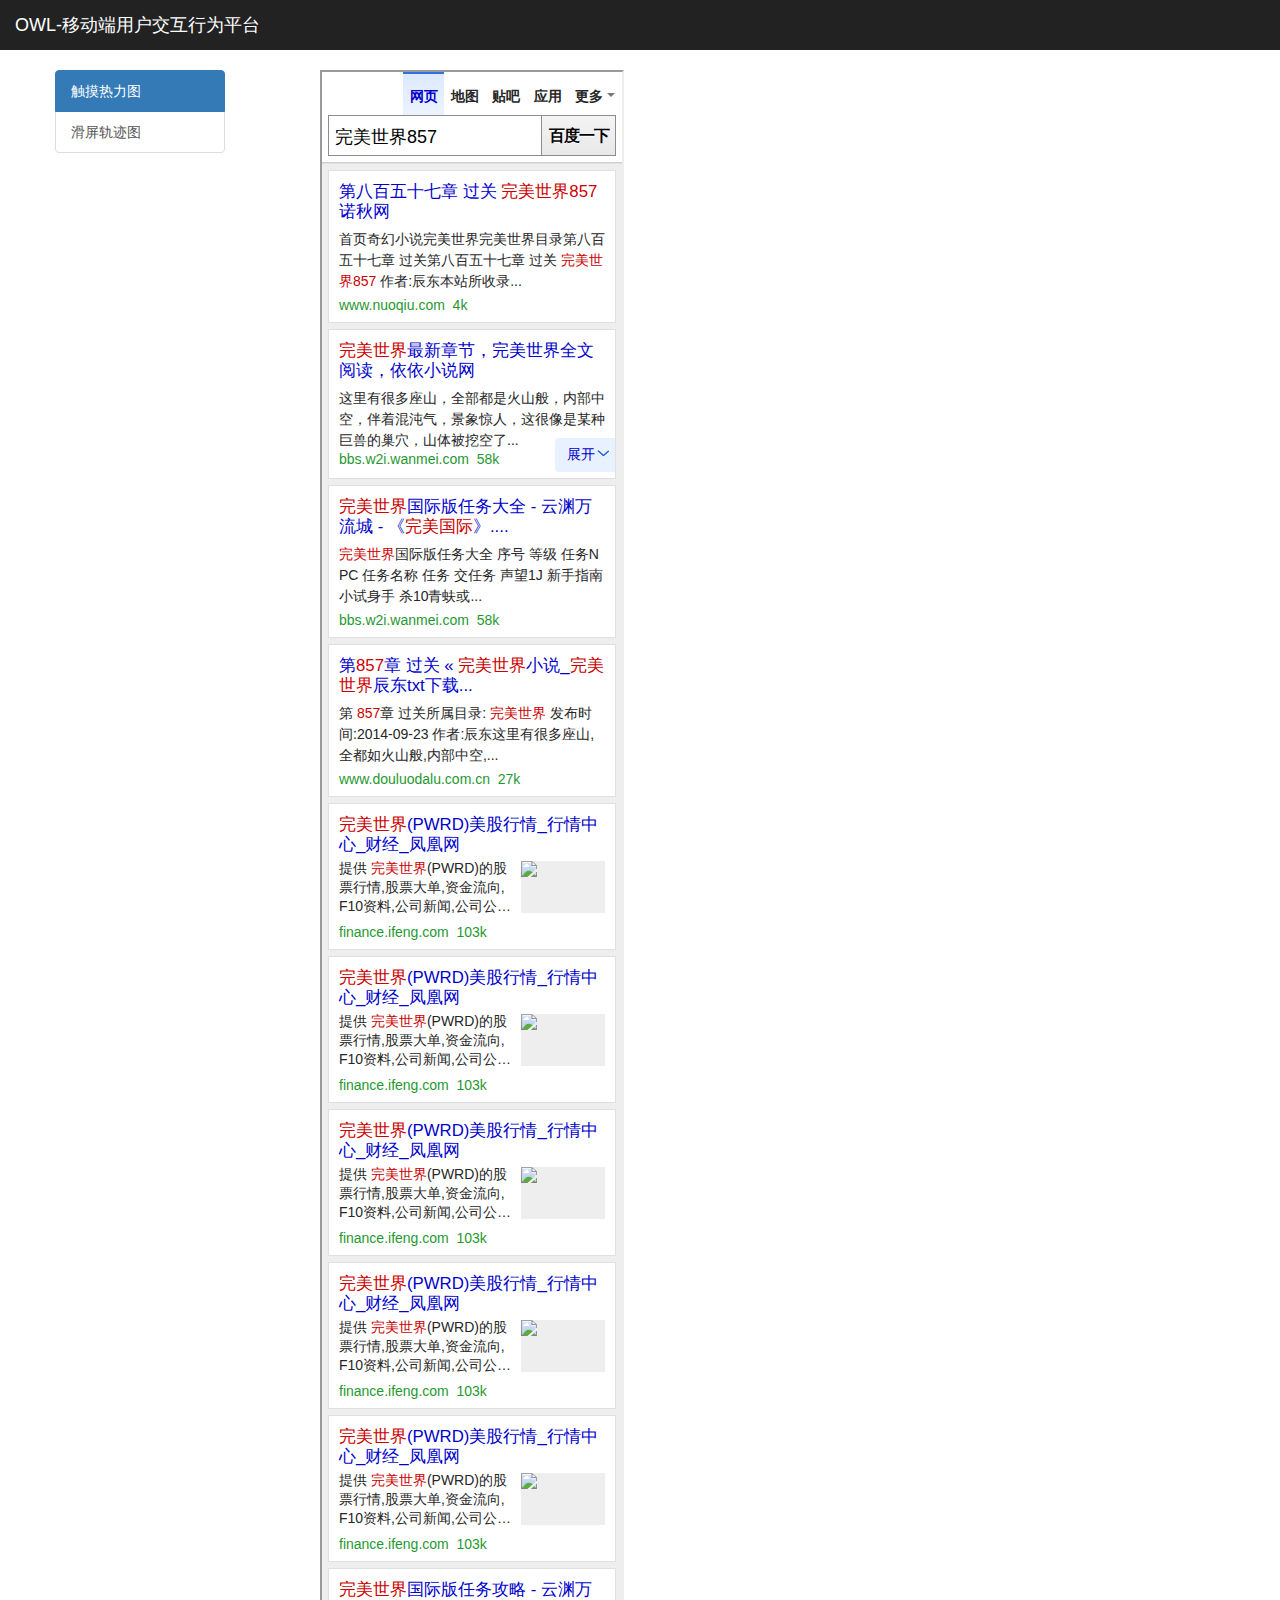
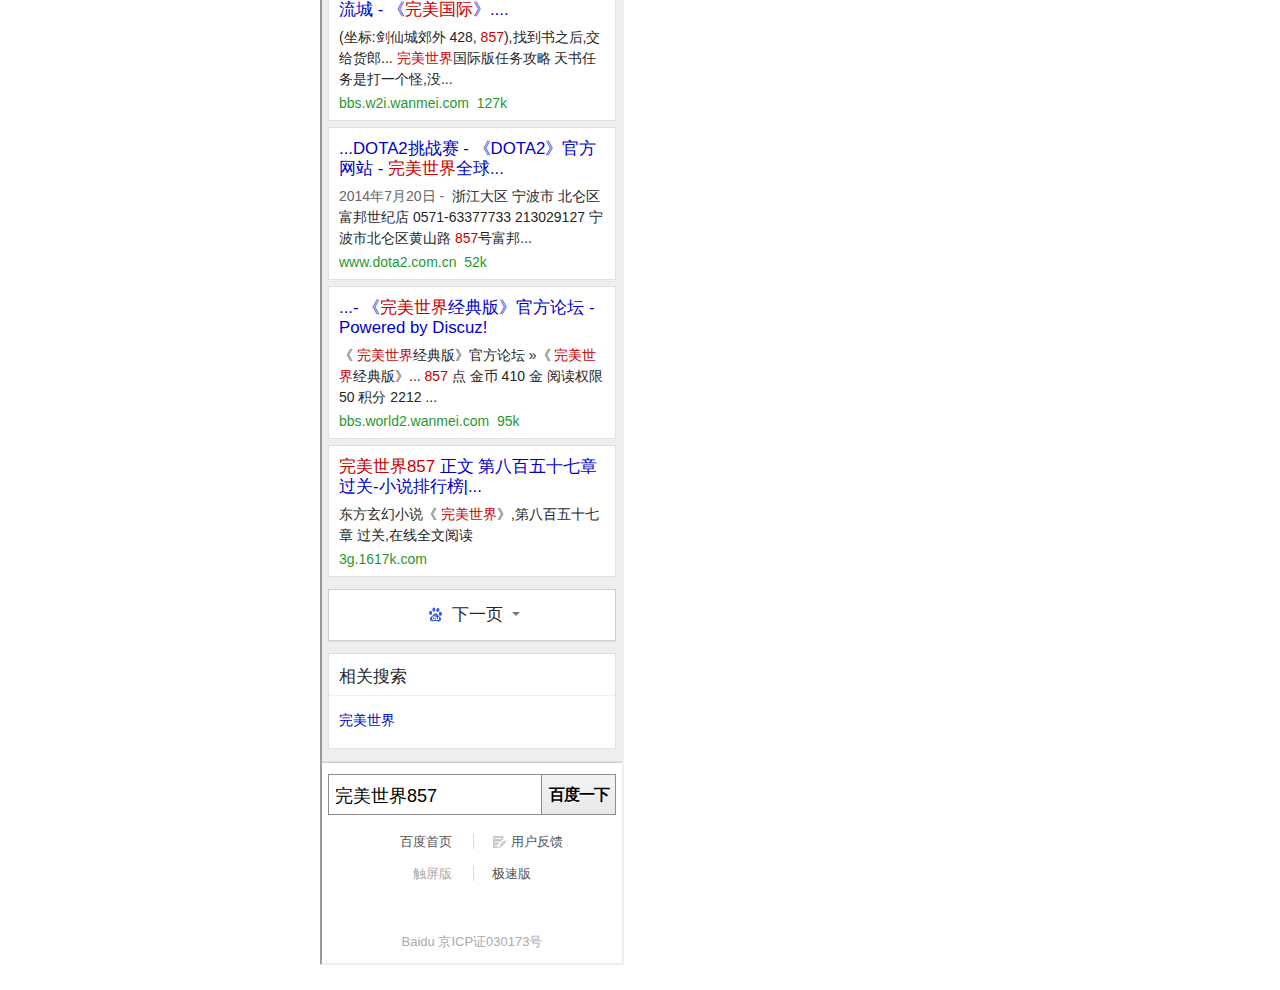
<file: server/public/map.html>
<!DOCTYPE html>
<html ng-app>
    <head>
        <meta charset="utf-8">
        <meta name="viewport" content="width=device-width, initial-scale=1">
        <meta name="description" content="">
        <meta name="author" content="">
        <title>OWL-专注移动端用户交互行为分析</title>
        <link href="css/bootstrap.min.css" rel="stylesheet">
        <link href="css/dashboard.css" rel="stylesheet">
        <style>
            #userPage{ margin-left: -5000px; }
            #click, #slide{position: absolute; left: 17px; top: 2px; }
            #heatpic{display: inline-block; }
            #slide{display: none;}
        </style>
    </head>
    
    <body>
        <nav class="navbar navbar-inverse navbar-fixed-top">
          <div class="container-fluid">
            <div class="navbar-header">
             <a class="navbar-brand" href="index.html">OWL-移动端用户交互行为平台</a>
            </div>
          </div>
        </nav>

        <div class="container-fluid">
            <div class="row">
                <div class="col-md-12 main">
                    <div class="col-sm-2">
                        <div class="list-group">
                            <a class="list-group-item active">触摸热力图</a>
                            <a class="list-group-item">滑屏轨迹图</a>
                        </div>
                    </div>
                    <div class="col-sm-5" style="margin-left:50px">
                        <div class="col-sm-7">
                            <div class="device"></div>
                            <div class="snap">
                                <div class="snap-scroll">
                                    <div class="snap-box">
                                    <iframe id="userPage" name="userPage" src="snap/index.html"></iframe> 
                                    </div>
                                </div>
                            </div>
                            <div id='click'><div id="heatpic"></div></div>
                            <div id='slide'>
                                <canvas id="slideCanvas"></canvas>
                            </div>
                       </div>
                    </div>
                </div>
            </div>
        </div>

        <script src="js/jquery-1.11.2.js"></script>
        <script src="js/easeljs-0.8.0.combined.js"></script>
        <script src="js/heatmap.js"></script>
        <script src="js/map.js"></script>
    </body>
</html>
</file>
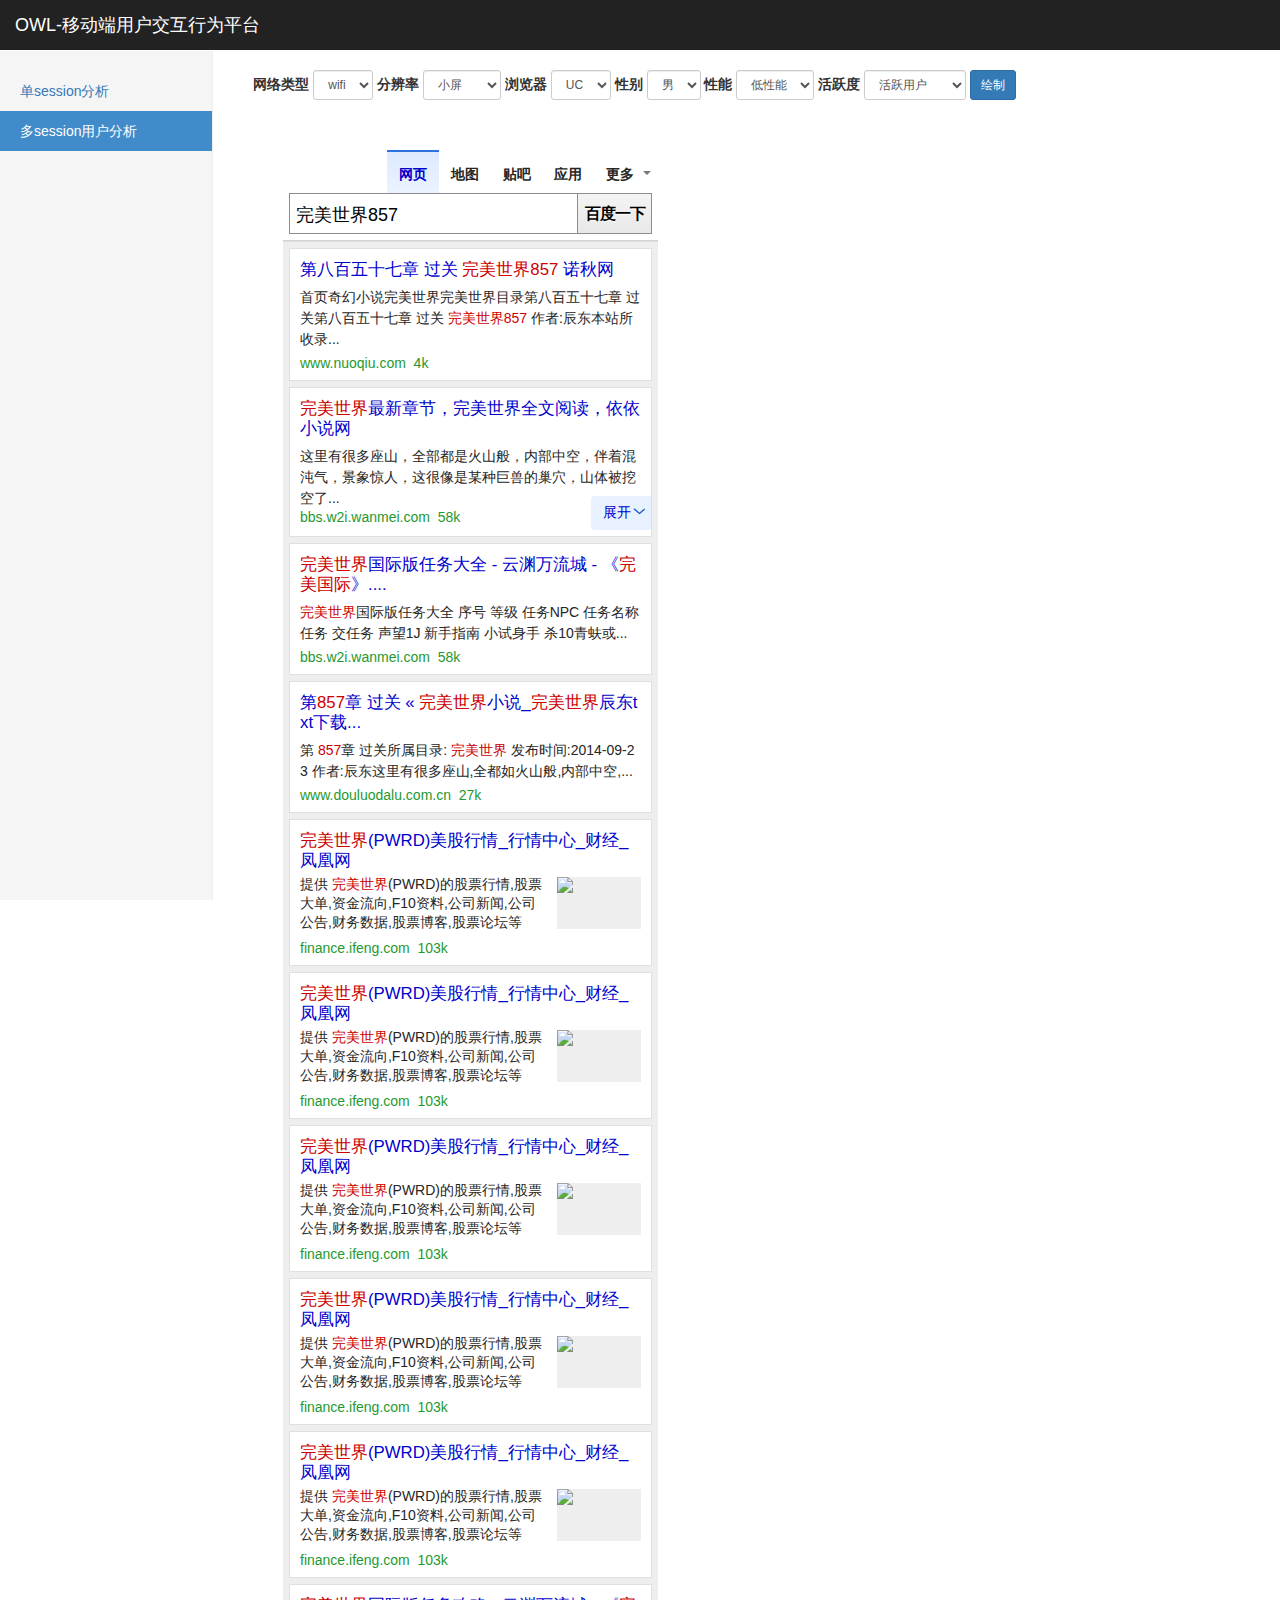
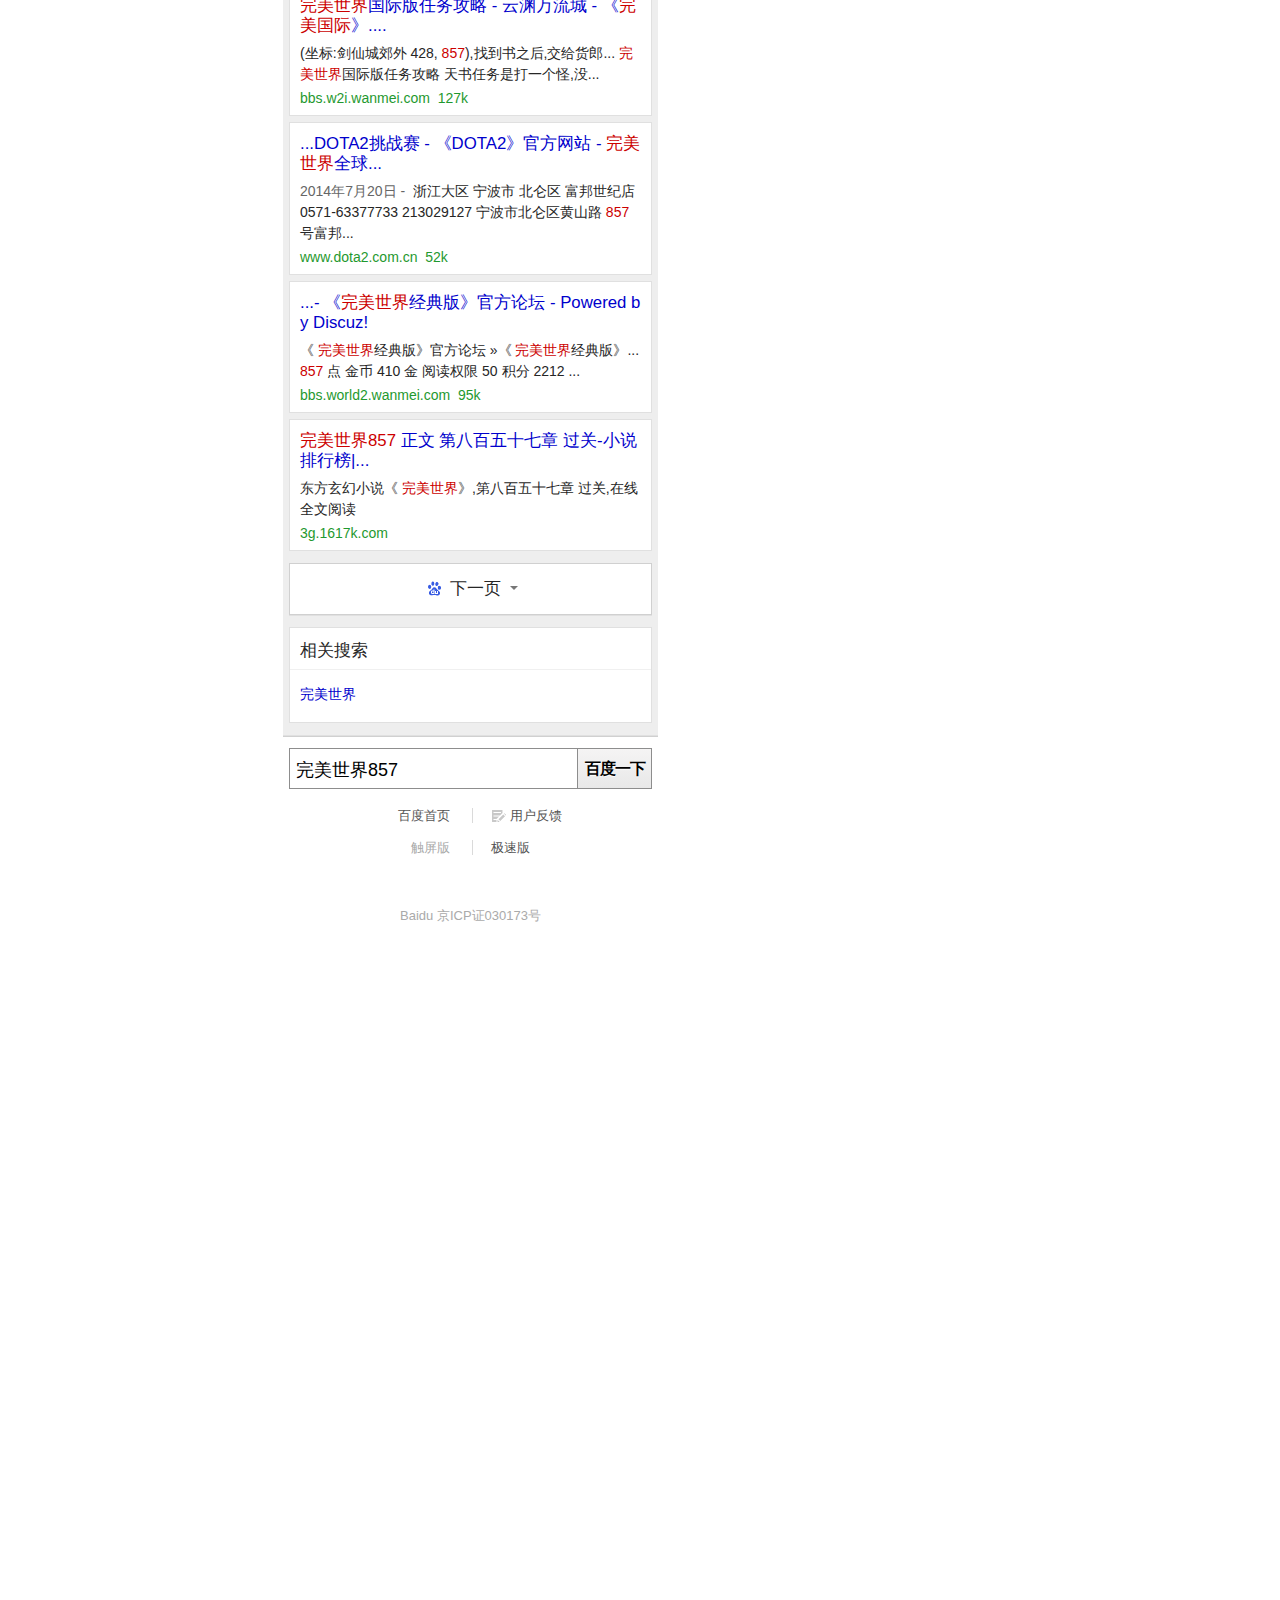
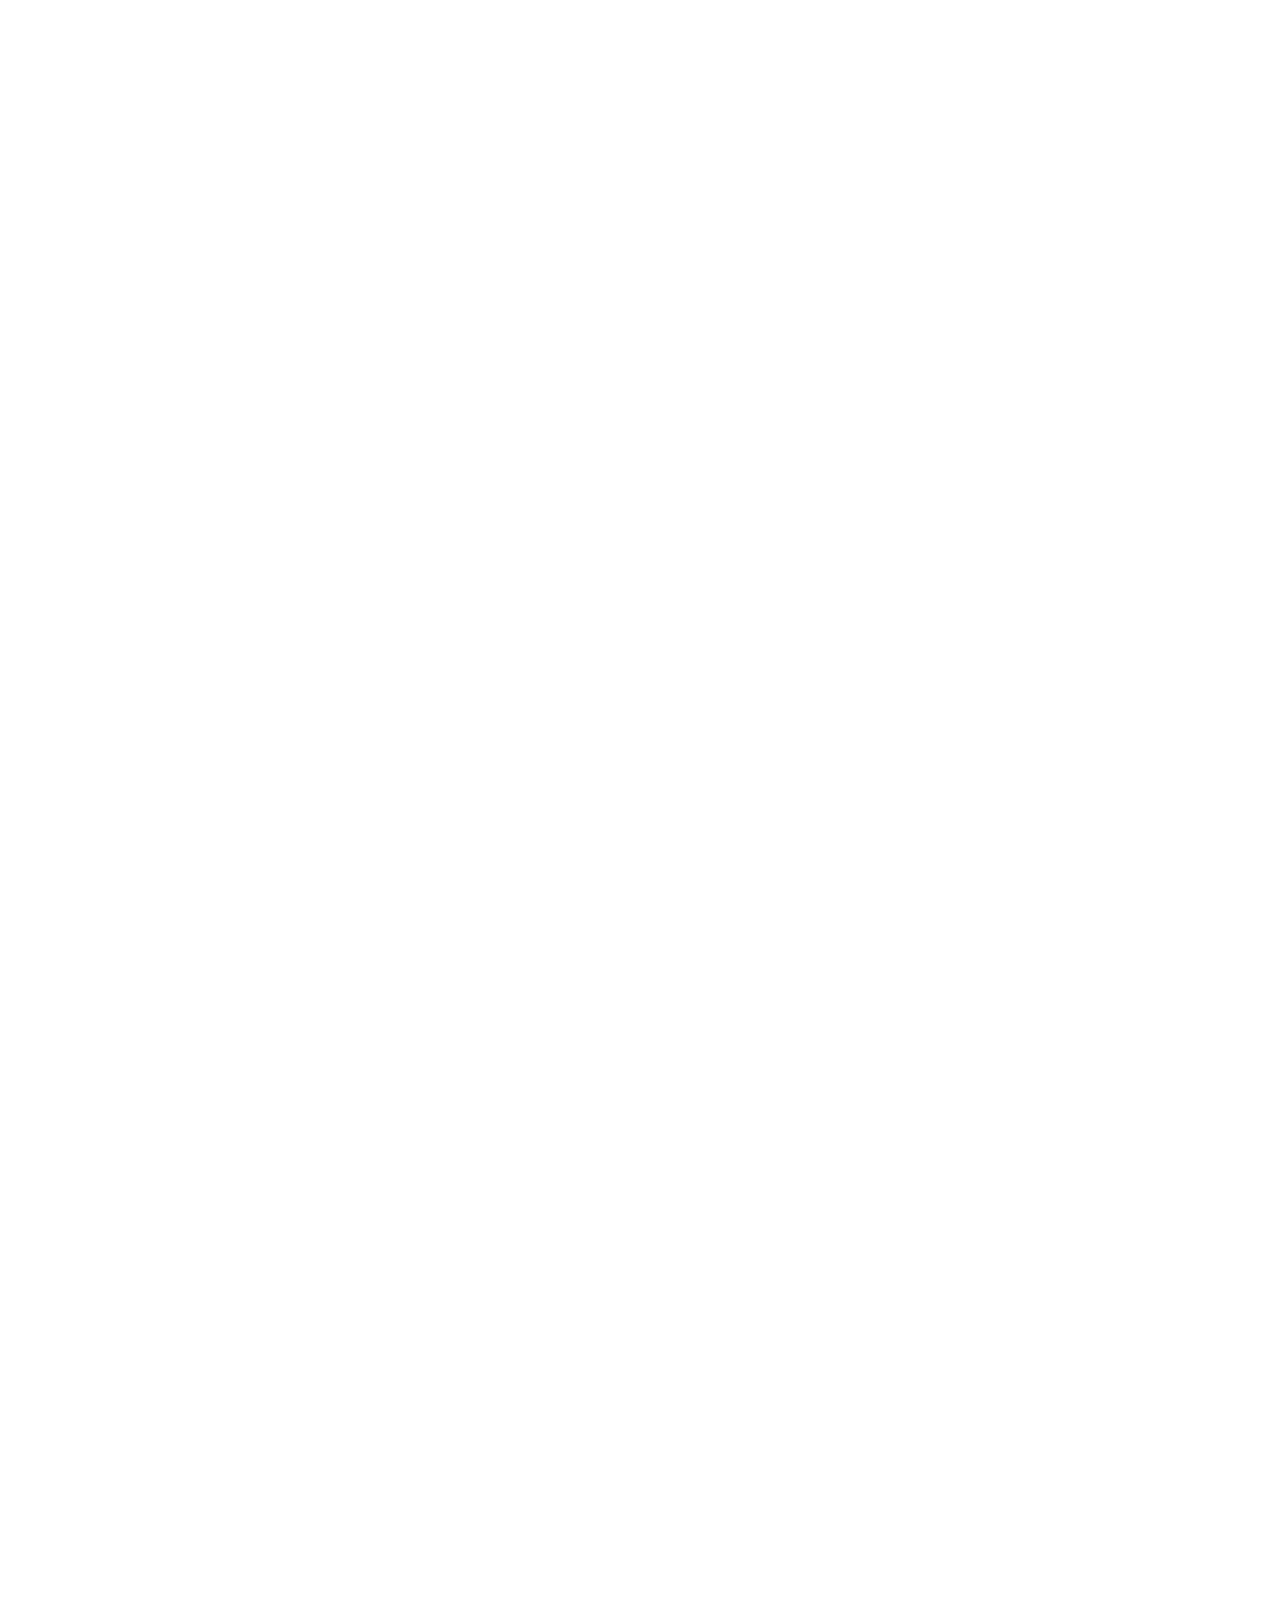
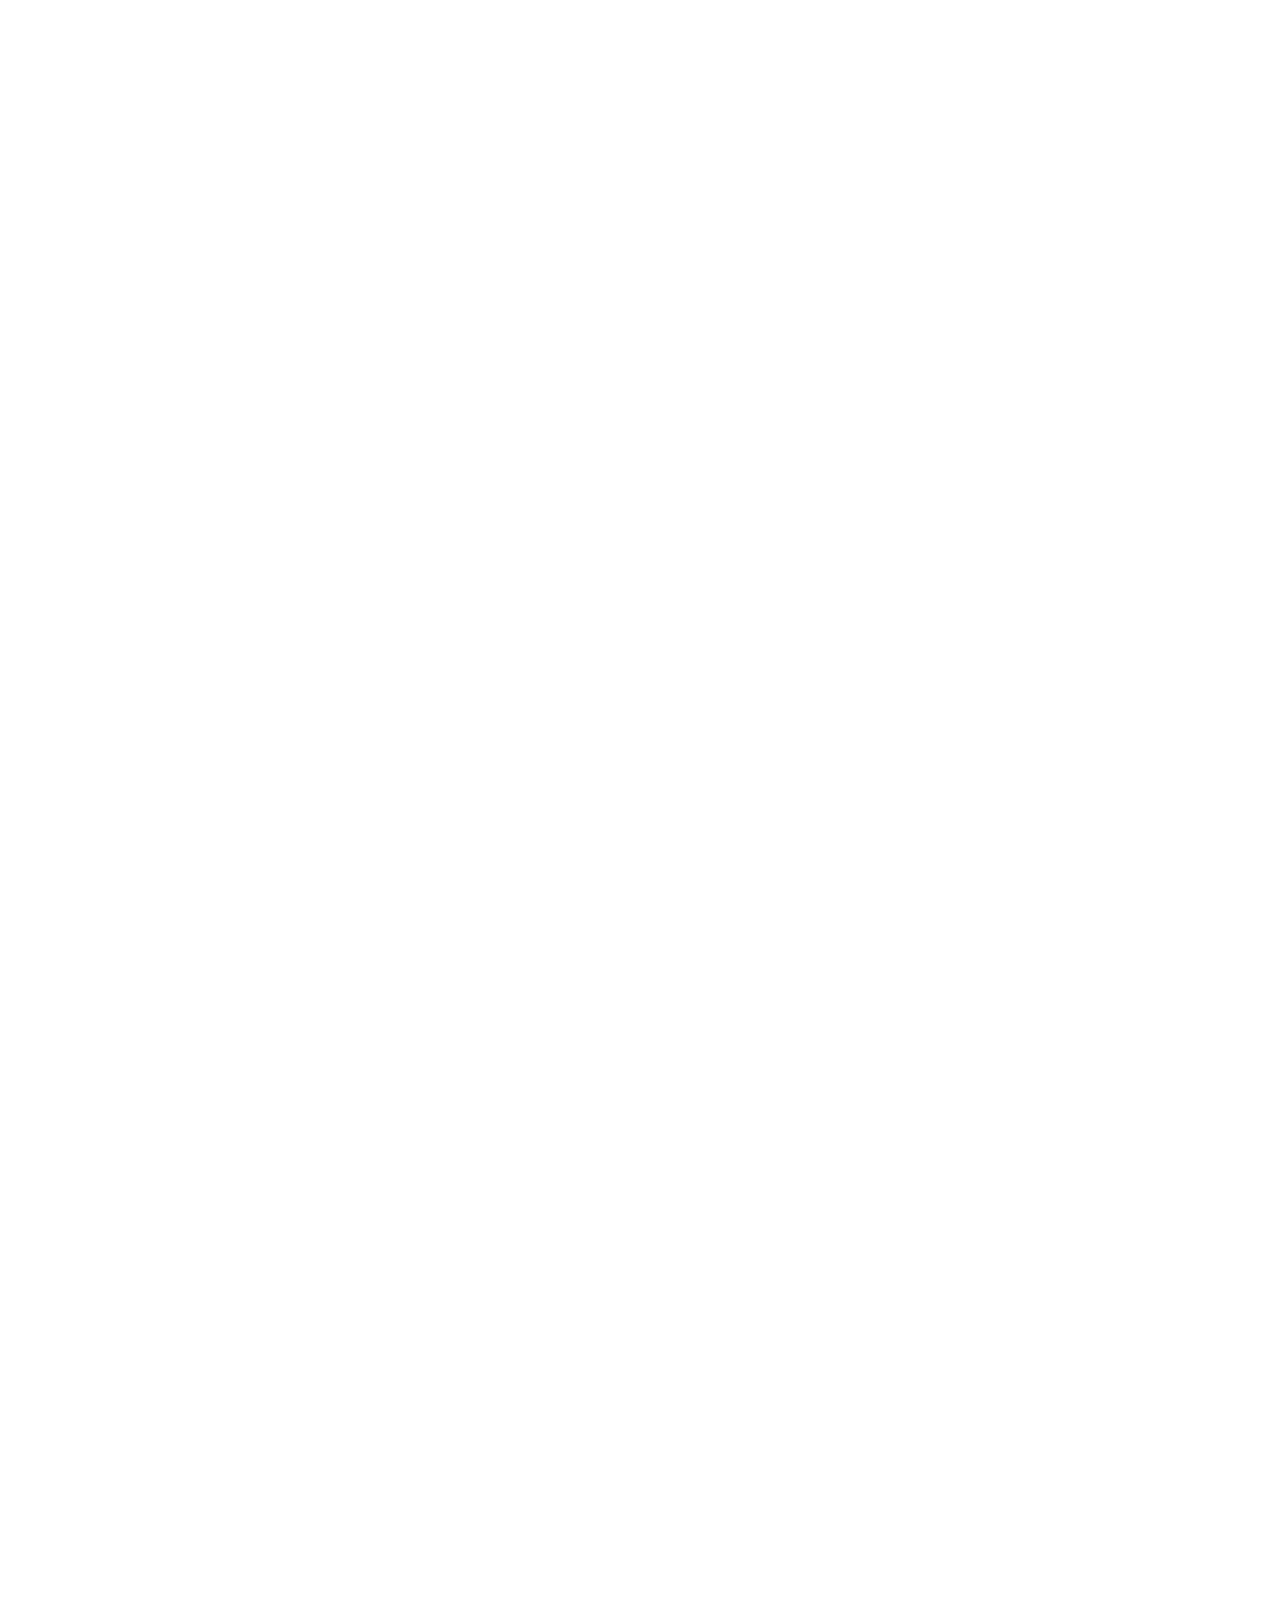
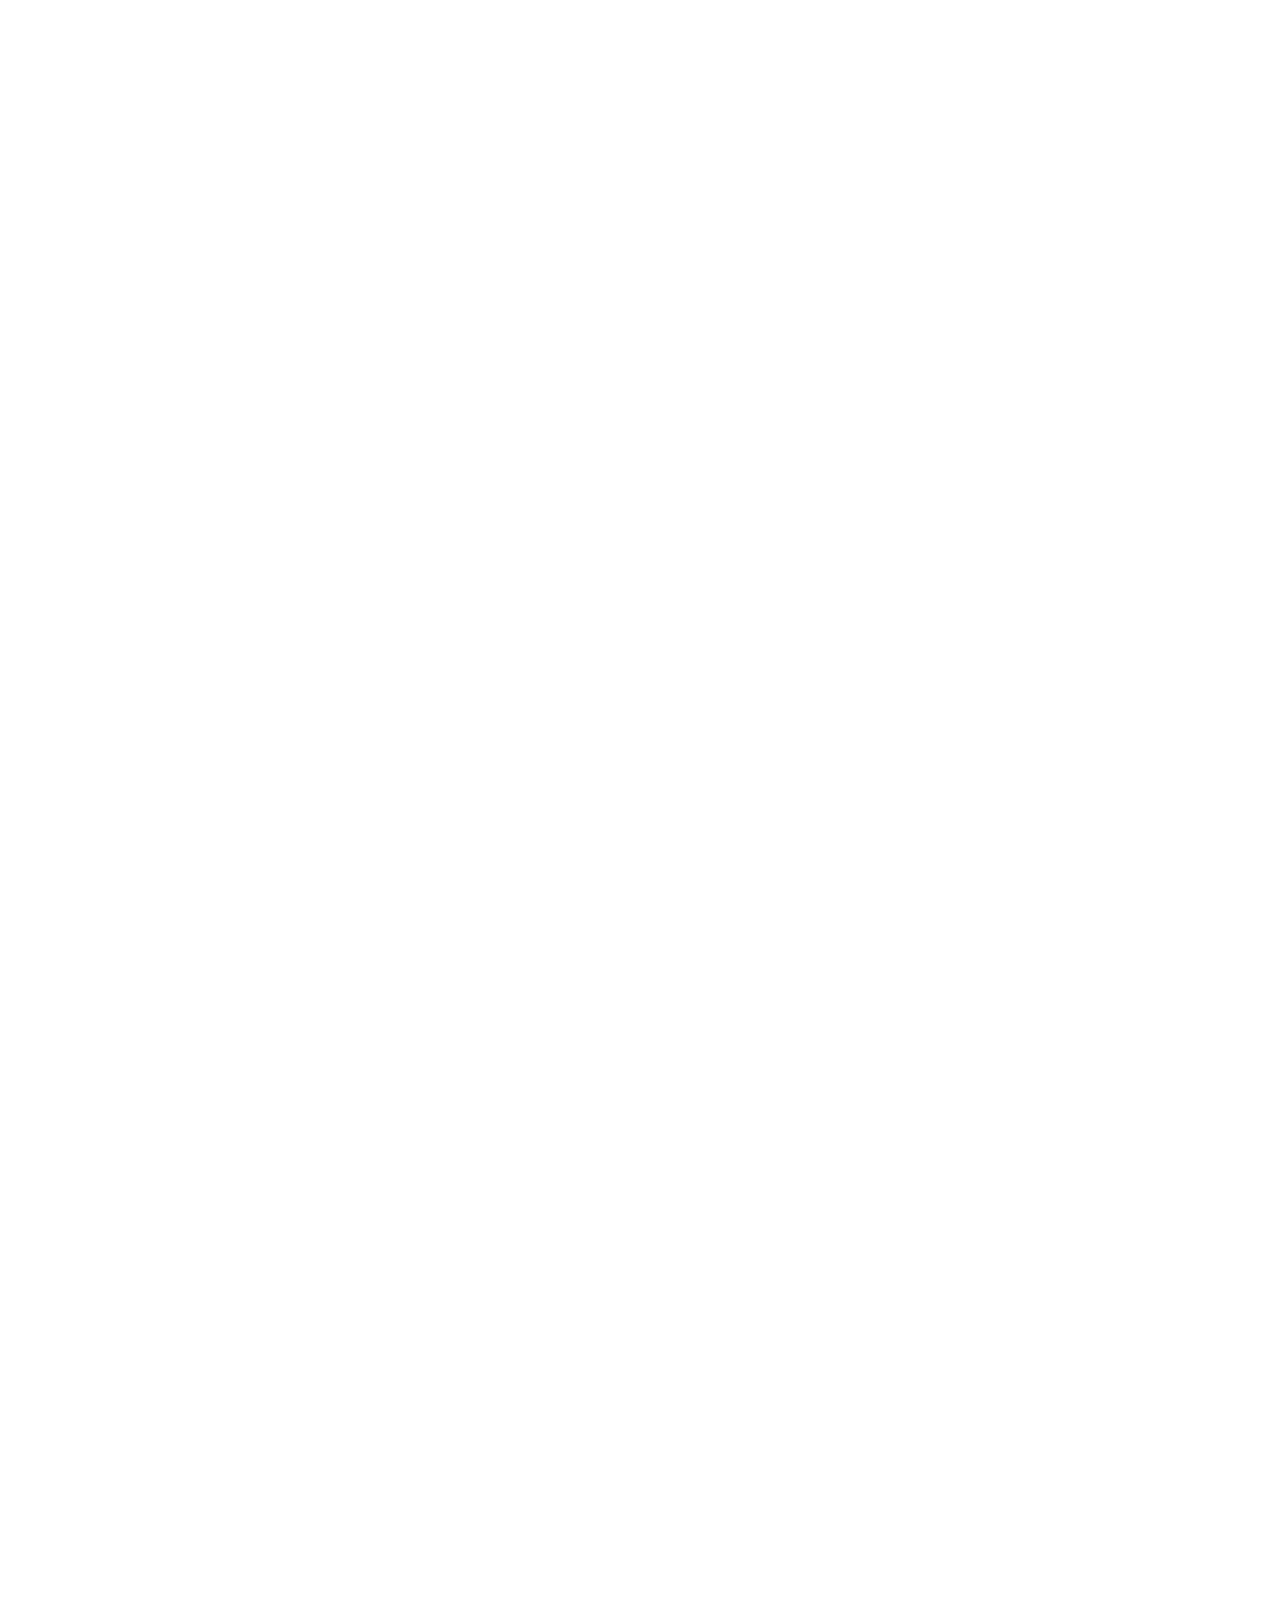
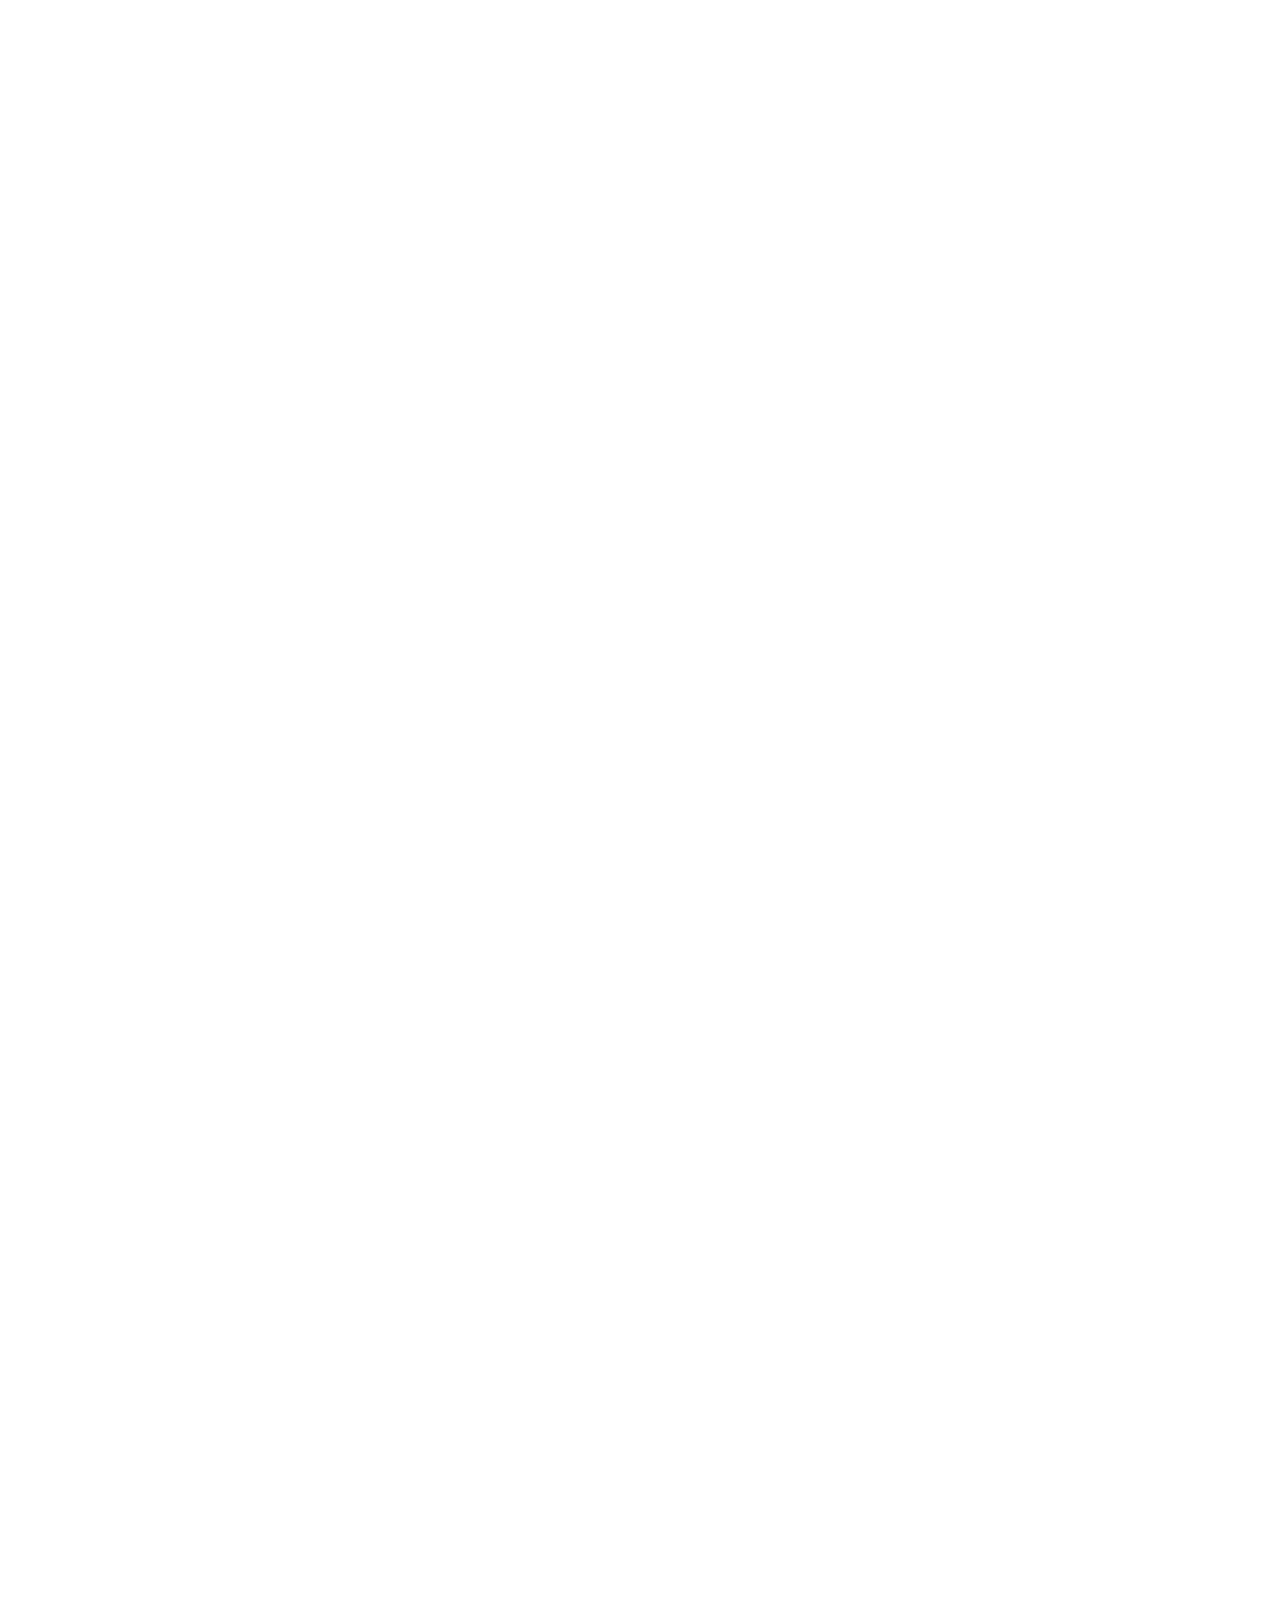
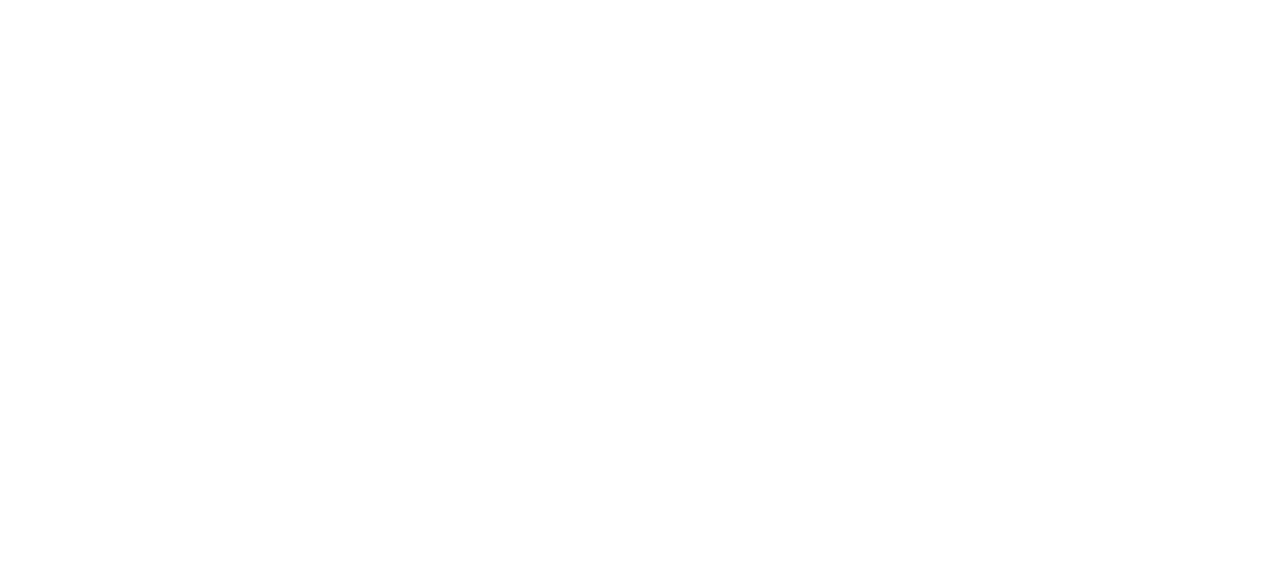
<file: server/public/multiple.html>
<!DOCTYPE html>
<html>
  <head>
    <meta charset="utf-8">
    <meta name="viewport" content="width=device-width, initial-scale=1">
    <meta name="description" content="">
    <meta name="author" content="">
    <title>OWL-专注移动端用户交互行为分析</title>
    <link href="css/bootstrap.min.css" rel="stylesheet">
    <link href="css/dashboard.css" rel="stylesheet">
  </head>
  <body>
    <nav class="navbar navbar-inverse navbar-fixed-top">
      <div class="container-fluid">
        <div class="navbar-header">
          <a class="navbar-brand" href="index.html">OWL-移动端用户交互行为平台</a>
        </div>
      </div>
    </nav>
    <div class="container-fluid">
      <div class="row">
        <div class="col-sm-3 col-md-2 sidebar">
          <ul class="nav nav-sidebar">
            <li><a href="single.html">单session分析</a></li>
            <li class="active"><a href="multiple.html">多session用户分析</a></li>
          </ul>
        </div>
        <div class="col-sm-9 col-sm-offset-3 col-md-10 col-md-offset-2 main">
		    <form class="form-inline">
			  <div class="form-group">
			    <label for="exampleInputEmail2">网络类型</label>
			    <select class="form-control input-sm">
			    	<option>wifi</option>
			    	<option>2G</option>
			    	<option>3G</option>
			    </select>
			  </div>
			  <div class="form-group">
			    <label for="exampleInputEmail2">分辨率</label>
			    <select class="form-control input-sm">
			    	<option>小屏</option>
			    	<option>大屏</option>
			    	<option>超大屏</option>
			    </select>
			  </div>
			  <div class="form-group">
			    <label for="exampleInputEmail2">浏览器</label>
			    <select class="form-control input-sm">
			    	<option>UC</option>
			    </select>
			  </div>
        <div class="form-group">
          <label for="exampleInputEmail2">性别</label>
          <select class="form-control input-sm">
            <option>男</option>
            <option>女</option>
          </select>
        </div>
        <div class="form-group">
          <label for="exampleInputEmail2">性能</label>
          <select class="form-control input-sm">
            <option>低性能</option>
            <option>高性能</option>
          </select>
        </div>
        <div class="form-group">
          <label for="exampleInputEmail2">活跃度</label>
          <select class="form-control input-sm">
            <option>活跃用户</option>
            <option>低活跃用户</option>
          </select>
        </div>
			  <button type="submit" class="btn btn-primary btn-sm">绘制</button>
			</form>
 <div class="col-sm-5" style="margin-top:50px">
              <div class="col-sm-7">
                <div class="device"></div>
                <div class="snap">
                  <div class="snap-scroll">
                  <div class="snap-box">
                    <iframe src="snap/index.html" width="375" height="10000" scrolling="none" frameborder="0" name="main"></iframe> 
                    </div>
                    </div>
                </div>
                <div class="" style="width:375px;top: 138px;left: 59px;height:667px;z-index:99999;position:absolute;">
                  <canvas id="myCanvas" width="375" height="667"></canvas>
                </div>
               </div>
        </div>


        </div>

      </div>
       
    </div>
  </body>
</html>
</file>
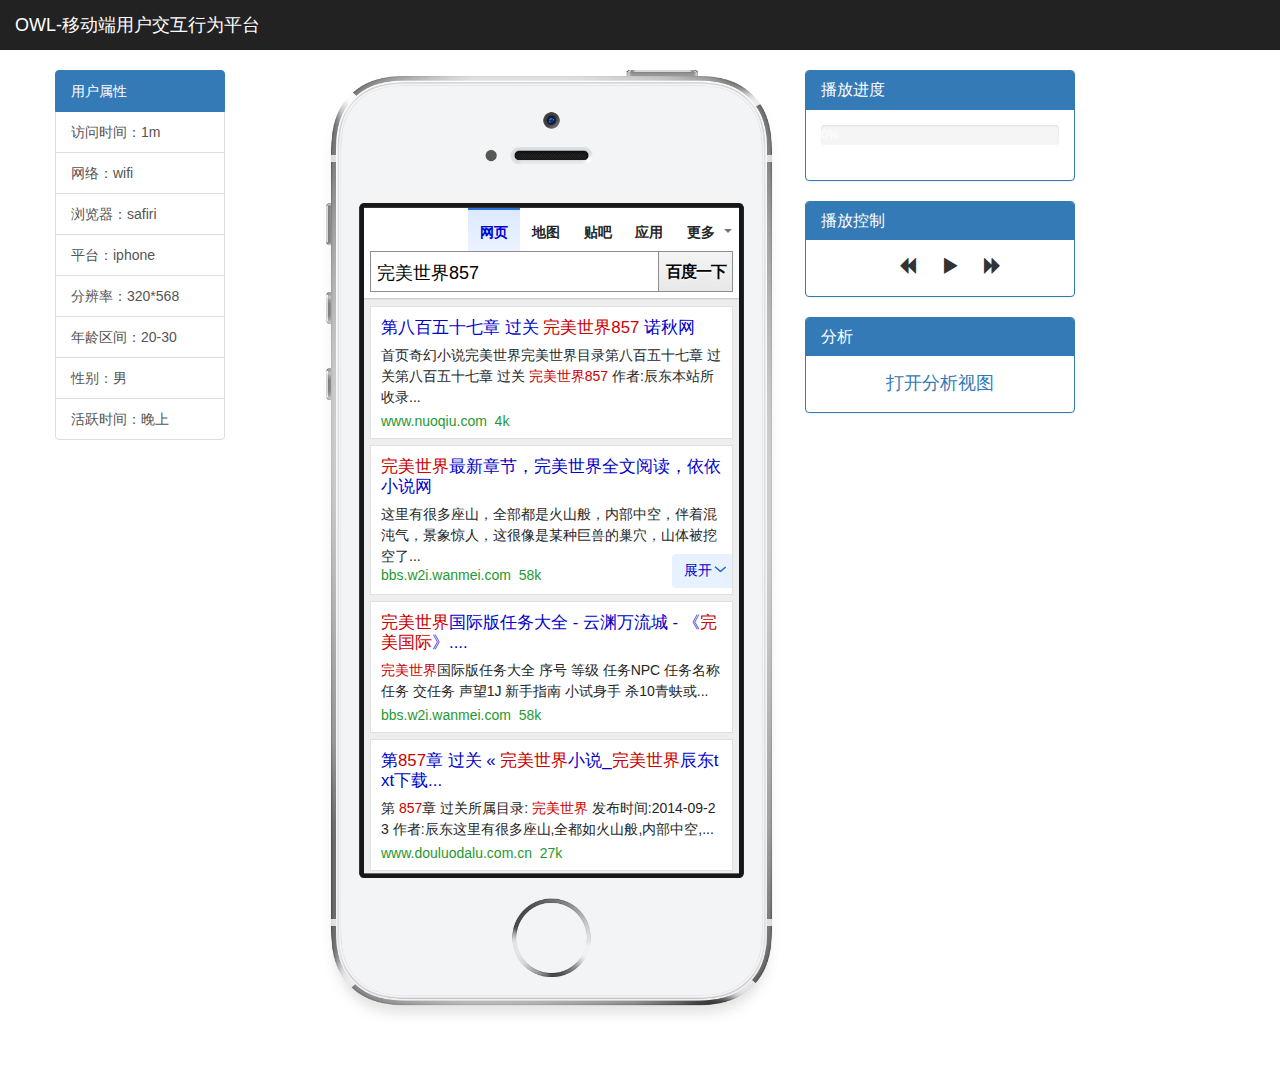
<file: server/public/play.html>
<!DOCTYPE html>
<html>
  <head>
    <meta charset="utf-8">
    <meta name="viewport" content="width=device-width, initial-scale=1">
    <meta name="description" content="">
    <meta name="author" content="">
    <title>OWL-专注移动端用户交互行为分析</title>
    <link href="css/bootstrap.min.css" rel="stylesheet">
    <link href="css/dashboard.css" rel="stylesheet">
    <style>
        .device {
          display: block;
          width: 463px;
          height: 1000px;
          font-family: "Helvetica Neue", sans-serif;
          background-image: url("img/device-sprite.png");
          background-repeat: no-repeat;
          background-position: 0 0;
          background-size: 100%;
          position: absolute;
          z-index:999;
        }
        .snap{margin-top:138px;padding-left:44px;height: 580px;overflow: hidden;}
        .snap-box{position:absolute;}
        .snap-scroll{width:375px;height: 667px;overflow: hidden;z-index: 99;position: absolute;}
        .panel-body{text-align: center;}
        .device-tools{font-size:18px;}
        .device-tools span{margin-left:20px;cursor: pointer;}
    </style>
  </head>
  <body>
    <nav class="navbar navbar-inverse navbar-fixed-top">
      <div class="container-fluid">
        <div class="navbar-header">
         <a class="navbar-brand" href="index.html">OWL-移动端用户交互行为平台</a>
        </div>
      </div>
    </nav>
    <div class="container-fluid">
      <div class="row">
        <div class="col-md-12 main">
          <div class="col-sm-2">
          <div class="list-group">
            <a href="#" class="list-group-item active">
              用户属性
            </a>
            <a href="#" class="list-group-item">访问时间：1m</a>
            <a href="#" class="list-group-item">网络：wifi</a>
            <a href="#" class="list-group-item">浏览器：safiri</a>
            <a href="#" class="list-group-item">平台：iphone</a>
            <a href="#" class="list-group-item">分辨率：320*568</a>
            <a href="#" class="list-group-item">年龄区间：20-30</a>
            <a href="#" class="list-group-item">性别：男</a>
            <a href="#" class="list-group-item">活跃时间：晚上</a>
          </div>
        </div>
        <div class="col-sm-5" style="margin-left:50px">
              <div class="col-sm-7">
                <div class="device"></div>
                <div class="snap">
                	<div class="snap-scroll">
                	<div class="snap-box">
                    <iframe src="snap/index.html" width="375" height="10000" scrolling="none" frameborder="0" name="main"></iframe> 
                    </div>
                    </div>
                </div>
                <div class="" style="width:375px;top: 138px;left: 59px;height:667px;z-index:99999;position:absolute;">
                	<canvas id="myCanvas" width="375" height="667"></canvas>
                </div>
               </div>
        </div>
        <div class="col-sm-3">
          <div class="panel panel-primary">
            <div class="panel-heading">
              <h3 class="panel-title">播放进度</h3>
            </div>
            <div class="panel-body">
              <div class="device-progress">
                <div class="progress">
				  <div id="progressBar" class="progress-bar" role="progressbar" style="width:0%;">0%</div>
				</div>
              </div>
            </div>
          </div>
        </div>
        <div class="col-sm-3">
          <div class="panel panel-primary">
            <div class="panel-heading">
              <h3 class="panel-title">播放控制</h3>
            </div>
            <div class="panel-body">
              <div class="device-tools">
                <span class="glyphicon glyphicon-backward" id="pre"></span>
                <span class="glyphicon glyphicon-play" id="play" ></span>
                <span style="display:none" class="glyphicon glyphicon-stop" id="stop"></span>
                <span class="glyphicon glyphicon-forward" id="next"></span>
              </div>
            </div>
          </div>
        </div>

        <div class="col-sm-3">
          <div class="panel panel-primary">
            <div class="panel-heading">
              <h3 class="panel-title">分析</h3>
            </div>
            <div class="panel-body">
              <div class="device-tools">
               <a id="mapBtn" target="_blank" href="#">打开分析视图</a>
              </div>
            </div>
          </div>
        </div>
        
        </div>
      </div>
    </div>
    <script src="js/jquery-1.11.2.js"></script>
    <script src="js/easeljs-0.8.0.combined.js"></script>
    <script src="js/tweenjs-0.6.0.combined.js"></script>
	<script>
	var play = {
		guid : '',
		actionList : [],
		stage : null,
    	drawingCanvas : null,
    	pointer : null,
    	hit:null,
    	currentAction:0,
    	status:'stop',
    	deviation : {
    		x:20,
    		y:20
    	},
		init : function(){
			var me = this;
			me.guid = location.hash.substr(1)
			$('#mapBtn')[0].href = 'map.html#'+location.hash.substr(1)+'@320@568';
			me.bindEvent();
      		//me.stageInit();
		},

		stageInit : function(){
			var me = this;
			me.status = 'play';
			me.stage = new createjs.Stage("myCanvas");
			var img = new Image();
			img.onload = function(e){
			 	me.pointer = new createjs.Bitmap("img/point.png");
			 	me.pointer.set({x:50, y:200});
			 	me.hit = new createjs.Shape();
			 	me.hit.graphics.setStrokeStyle(10).beginStroke("#46ca3b").beginFill("#ff0000").drawCircle(0,0,30);
				me.hit.alpha = 0;
				me.hit.set({x:70,y:220})
				me.stage.addChild(me.hit,me.pointer);
				me.stage.update();
				if(!me.actionList.length){
					me.getAction();
				}else{
					me.parseFirstAction();
				}
				
			};
   			img.src = "img/point.png";
   			createjs.Ticker.setFPS(100);
			createjs.Ticker.addEventListener("tick", me.stage);
		},

		bindEvent : function(){
			var me = this;
			$('#play').on('click',function(){
				if(me.status=='pause'){
					me.status = 'play';
					me.nextAction();
				}else if(me.status=='stop'){
					me.stageInit();
				}else{
					return false;
				}
				$('#play').hide();
				$('#stop').show();
				
			});
			$('#stop').on('click',function(){
				me.status = 'pause';
				$('#play').show();
				$('#stop').hide();
			});
			$('#next').on('click',function(){
				me.goToNext();

			});
			$('#pre').on('click',function(){
				me.goToPre();

			})


		},
		//获取actions数据
		getAction : function(){
			var me = this;
			$.getJSON('http://182.254.209.32:9998/?method=getActionByGuid&guid='+ me.guid,function(json){
				me.parseActions(json[0].actions);
			});
		},

		//将字符串解析为数组
		parseActions : function(actionsStr){
			var me  = this;

			var actionsArr =  actionsStr.split('!');
			var newActionArr = [];
			$.each(actionsArr,function(i,item){
				var actionArr = item.split('*');
				newActionArr.push(actionArr);
			});
			me.actionList = newActionArr;
			//me.firstAction();
			 me.parseFirstAction();

		},

		parseNumber : function(str){
			return parseInt(str,36);
		},

	    //解析单个行为数据
	    parseFirstAction : function(action){
	      var me  = this;
	      me.currentAction = 0;
	      var action = me.actionList[0];
	        if(action[0]=='c'){
	          me.touchStart({x:me.parseNumber(action[4]),y:me.parseNumber(action[5])});
	        }
	    },

	    //进入下一个动作
	    goToNext : function(){
	    	var me = this;
	    	me.currentAction++;
	    	var action = me.actionList[me.currentAction];
	    	me.playActionUnit(action);
	    },

	    //进入前一个动作
	    goToPre : function(){
	    	var me = this;
	    	me.currentAction--;
	    	var action = me.actionList[me.currentAction];
	    	me.playActionUnit(action);

	    },


	    nextAction : function(){
	    	var me = play;
	    	if(me.status!=='play'){
	    		return;
	    	}
	    	me.currentAction++;
	    	var action = me.actionList[me.currentAction];
	    	if(!action){
	    		me.status = 'stop';
	    		$('#play').show();
				$('#stop').hide();
				alert('播放结束！')
				me.progress(true);
	    		return;
	    	}
	    	me.playActionUnit(action);
	    },

	    progress : function(clear){
	    	var me = this;
	    	if(clear){
	    		$('#progressBar').css({width:'0%'});
	    		$('#progressBar').html('0%');
	    		return;
	    	}
	    	var allNum = me.actionList.length;
	    	var currentNum  = me.currentAction+1;
	    	var progress = Math.floor(currentNum*100/allNum);
	    	$('#progressBar').css({width:progress+'%'});
	    	$('#progressBar').html(progress+'%');
	    },

	    //还原单个行为
	    playActionUnit : function(action){
	    	var me  = this;
	    	me.progress();
	    	actionType = action[0];
	    	var snap = $('.snap-box')[0];
	    	switch(actionType){
	    		case 'c':
	    			me.touchStart({
	    				x:me.parseNumber(action[4]),
	    				y:me.parseNumber(action[5])
	    			})
	    			break;
	    		case 'u':
	    			me.touchEnd();
	    			break;
	    		case 'm':
	    		//对于每个动作之前都需要有一个停留，停留的时间
	    			me.moveTo({
	    				x:me.parseNumber(action[4]),
	    				y:me.parseNumber(action[5]),
	    				time:me.parseNumber(action[1]),
	    			})
	    		break;
	    	}
	    	me.scrollTo({
			    pageY:me.parseNumber(action[2]),
			    time:me.parseNumber(action[1])
			});

	    },


	    scrollTo : function(options){
			var snap = $('.snap-box')[0];
	        var pageY = options.pageY;
	        var time = options.time/1000||0.1;

	        if (snap.ttfaInTransition === "true") return;

	        var currValue = getComputedStyle(snap)['top'];

	        snap.ttfaInTransition = true;
	        snap.style['-webkit-transition'] = 'top '+ time +'s ease-in-out';
	        snap.style.top = -pageY+'px';
	        snap.addEventListener("webkitTransitionEnd", function transitionEnd1(event) {

	            delete snap.ttfaInTransition;
	    		snap.style['-webkit-transition'] = "";
	    		snap.removeEventListener("webkitTransitionEnd", transitionEnd1);
	        });
		},


	    //增加指示圈
	    //手指移动到某一个坐标点
	    moveTo : function(options){
	    	var me = this;
	    	var cx = options.x;
	    	var cy = options.y;
	    	var time = options.time;

	    	createjs.Tween.get(me.hit, {loop: false})
	        .to({x:cx+me.deviation.x, y:cy+me.deviation.y}, time)

	    	createjs.Tween.get(me.pointer, {loop: false})
	        .to({x:cx, y:cy}, time)
	        .call(me.nextAction)
	    },

	    //清扫
	    sweep : function(direction){
	    	var me = this;
	    	var currentX = me.pointer.x;
	    	var currentY = me.pointer.y;
	    	createjs.Tween.get(me.pointer, {loop: false})
	        .to({x:currentX, y:currentY-200}, 200)
	        .to({x:currentX, y:currentY}, 200)
	        .call(function(){me.stage.update()});
	    },


	    //按下
	    touchStart : function(options){
	    	var me = this;
	    	var currentX = options.x;
	    	var currentY = options.y;
	    	createjs.Tween.get(me.pointer, {loop: false})
	    		.to({x:currentX,y:currentY},100)
	        	.to({scaleX:0.8, scaleY:0.8}, 100)
	        createjs.Tween.get(me.hit,{loop:false})
	        	.to({x:currentX,y:currentY},100)
	    		.to({alpha:0.8},100)
	    		.call(me.nextAction)
	    },



	    //按起
	    touchEnd : function(options){
	    	var me = this;
	    	var currentX = me.pointer.x;
	    	var currentY = me.pointer.y;
	    	createjs.Tween.get(me.pointer, {loop: false})
	        	.to({scaleX:1, scaleY:1}, 100)
	        createjs.Tween.get(me.hit,{loop:false})
	    		.to({alpha:0},100)
	    		.call(me.nextAction)
	    },





		}
		play.init();
	</script>



  </body>
</html>
</file>
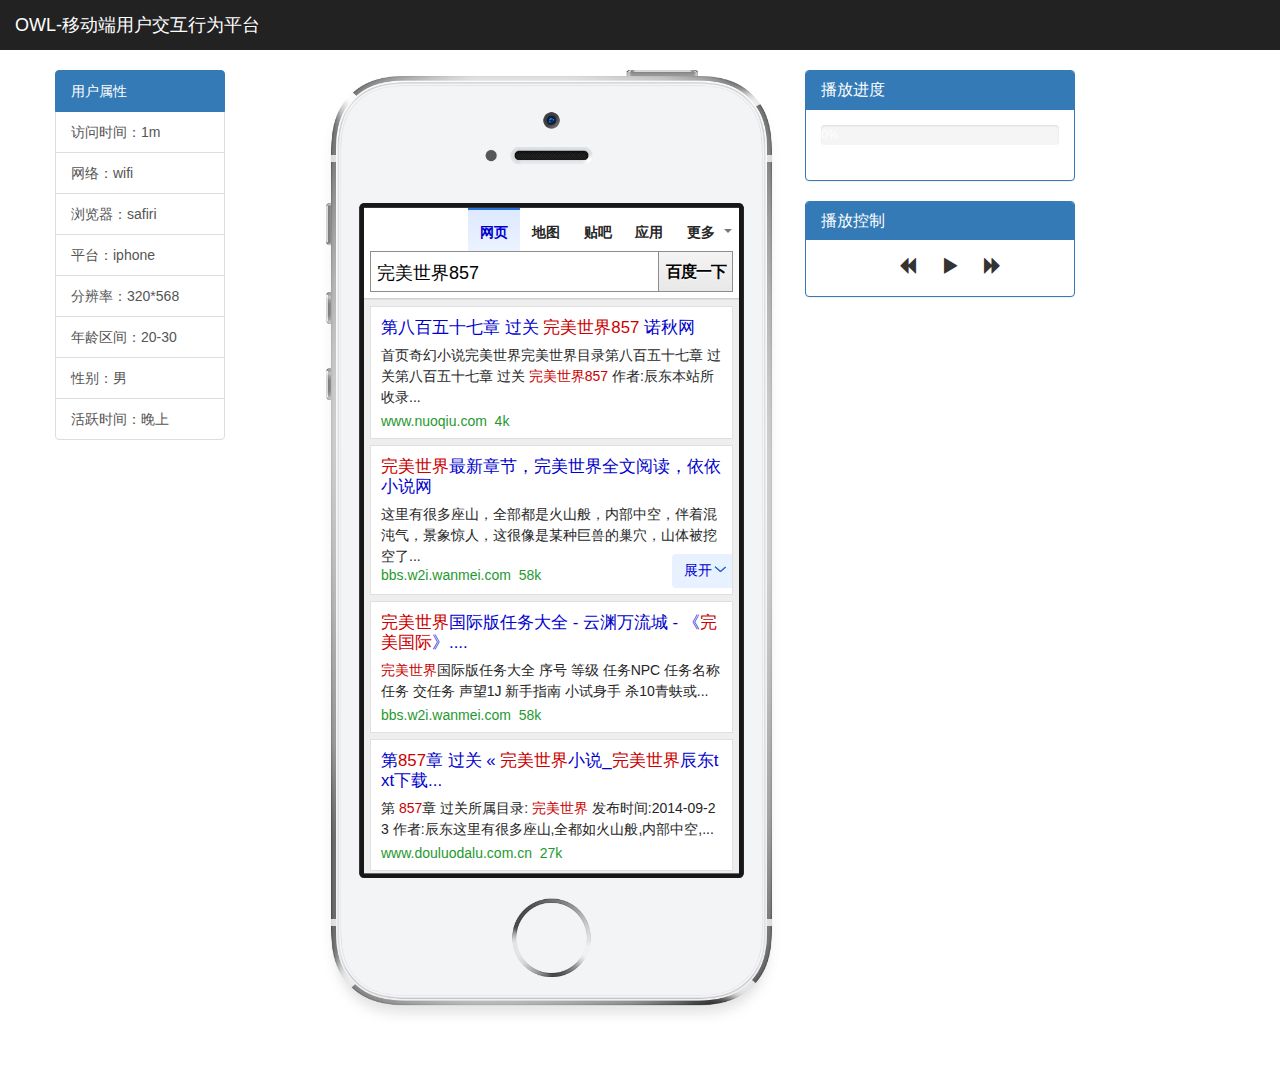
<file: server/public/session.html>
<!DOCTYPE html>
<html>
  <head>
    <meta charset="utf-8">
    <meta name="viewport" content="width=device-width, initial-scale=1">
    <meta name="description" content="">
    <meta name="author" content="">
    <title>OWL-专注移动端用户交互行为分析</title>
    <link href="css/bootstrap.min.css" rel="stylesheet">
    <link href="css/dashboard.css" rel="stylesheet">
    <style>
        .device {
          display: block;
          width: 463px;
          height: 1000px;
          font-family: "Helvetica Neue", sans-serif;
          background-image: url("img/device-sprite.png");
          background-repeat: no-repeat;
          background-position: 0 0;
          background-size: 100%;
          position: absolute;
          z-index:999;
        }
        .snap{margin-top:138px;padding-left:44px;height: 580px;overflow: hidden;}
        .snap-box{position:absolute;}
        .snap-scroll{width:375px;height: 667px;overflow: hidden;z-index: 99;position: absolute;}
        .panel-body{text-align: center;}
        .device-tools{font-size:18px;}
        .device-tools span{margin-left:20px;cursor: pointer;}
    </style>
  </head>
  <body>
    <nav class="navbar navbar-inverse navbar-fixed-top">
      <div class="container-fluid">
        <div class="navbar-header">
         <a class="navbar-brand" href="index.html">OWL-移动端用户交互行为平台</a>
        </div>
      </div>
    </nav>
    <div class="container-fluid">
      <div class="row">
        <div class="col-md-12 main">
          <div class="col-sm-2">
          <div class="list-group">
            <a href="#" class="list-group-item active">
              用户属性
            </a>
            <a href="#" class="list-group-item">访问时间：1m</a>
            <a href="#" class="list-group-item">网络：wifi</a>
            <a href="#" class="list-group-item">浏览器：safiri</a>
            <a href="#" class="list-group-item">平台：iphone</a>
            <a href="#" class="list-group-item">分辨率：320*568</a>
            <a href="#" class="list-group-item">年龄区间：20-30</a>
            <a href="#" class="list-group-item">性别：男</a>
            <a href="#" class="list-group-item">活跃时间：晚上</a>
          </div>
        </div>
        <div class="col-sm-5" style="margin-left:50px">
              <div class="col-sm-7">
                <div class="device"></div>
                <div class="snap">
                	<div class="snap-scroll">
                	<div class="snap-box">
                    <iframe src="snap/index.html" width="375" height="10000" scrolling="none" frameborder="0" name="main"></iframe> 
                    </div>
                    </div>
                </div>
                <div class="" style="width:375px;top: 138px;left: 59px;height:667px;z-index:99999;position:absolute;">
                	<canvas id="myCanvas" width="375" height="667"></canvas>
                </div>
               </div>
        </div>
        <div class="col-sm-3">
          <div class="panel panel-primary">
            <div class="panel-heading">
              <h3 class="panel-title">播放进度</h3>
            </div>
            <div class="panel-body">
              <div class="device-progress">
                <div class="progress">
				  <div id="progressBar" class="progress-bar" role="progressbar" style="width:0%;">0%</div>
				</div>
              </div>
            </div>
          </div>
        </div>
        <div class="col-sm-3">
          <div class="panel panel-primary">
            <div class="panel-heading">
              <h3 class="panel-title">播放控制</h3>
            </div>
            <div class="panel-body">
              <div class="device-tools">
                <span class="glyphicon glyphicon-backward" id="pre"></span>
                <span class="glyphicon glyphicon-play" id="play" ></span>
                <span style="display:none" class="glyphicon glyphicon-stop" id="stop"></span>
                <span class="glyphicon glyphicon-forward" id="next"></span>
              </div>
            </div>
          </div>
        </div>
        
        </div>
      </div>
    </div>
    <script src="js/jquery-1.11.2.js"></script>
    <script src="js/easeljs-0.8.0.combined.js"></script>
    <script src="js/tweenjs-0.6.0.combined.js"></script>
	<script>
	var play = {
		guid : '',
		actionList : [],
		stage : null,
    	drawingCanvas : null,
    	pointer : null,
    	hit:null,
    	currentAction:0,
    	status:'stop',
    	deviation : {
    		x:20,
    		y:20
    	},
		init : function(){
			var me = this;
			me.guid = location.hash.substr(1)
			me.bindEvent();
      		//me.stageInit();
		},

		stageInit : function(){
			var me = this;
			me.status = 'play';
			me.stage = new createjs.Stage("myCanvas");
			var img = new Image();
			img.onload = function(e){
			 	me.pointer = new createjs.Bitmap("img/point.png");
			 	me.pointer.set({x:50, y:200});
			 	me.hit = new createjs.Shape();
			 	me.hit.graphics.setStrokeStyle(10).beginStroke("#46ca3b").beginFill("#ff0000").drawCircle(0,0,30);
				me.hit.alpha = 0;
				me.hit.set({x:70,y:220})
				me.stage.addChild(me.hit,me.pointer);
				me.stage.update();
				if(!me.actionList.length){
					me.getAction();
				}else{
					me.parseFirstAction();
				}
				
			};
   			img.src = "img/point.png";
   			createjs.Ticker.setFPS(100);
			createjs.Ticker.addEventListener("tick", me.stage);
		},

		bindEvent : function(){
			var me = this;
			$('#play').on('click',function(){
				if(me.status=='pause'){
					me.status = 'play';
					me.nextAction();
				}else if(me.status=='stop'){
					me.stageInit();
				}else{
					return false;
				}
				$('#play').hide();
				$('#stop').show();
				
			});
			$('#stop').on('click',function(){
				me.status = 'pause';
				$('#play').show();
				$('#stop').hide();
			});
			$('#next').on('click',function(){
				me.goToNext();

			});
			$('#pre').on('click',function(){
				me.goToPre();

			})


		},
		//获取actions数据
		getAction : function(){
			var me = this;
			$.getJSON('http://182.254.209.32:9998/?method=getActionByGuid&guid='+ me.guid,function(json){
				me.parseActions(json[0].actions);
			});
		},

		//将字符串解析为数组
		parseActions : function(actionsStr){
			var me  = this;

			var actionsArr =  actionsStr.split('!');
			var newActionArr = [];
			$.each(actionsArr,function(i,item){
				var actionArr = item.split('*');
				newActionArr.push(actionArr);
			});
			me.actionList = newActionArr;
			//me.firstAction();
			 me.parseFirstAction();

		},

		parseNumber : function(str){
			return parseInt(str,36);
		},

	    //解析单个行为数据
	    parseFirstAction : function(action){
	      var me  = this;
	      me.currentAction = 0;
	      var action = me.actionList[0];
	        if(action[0]=='c'){
	          me.touchStart({x:me.parseNumber(action[4]),y:me.parseNumber(action[5])});
	        }
	    },

	    //进入下一个动作
	    goToNext : function(){
	    	var me = this;
	    	me.currentAction++;
	    	var action = me.actionList[me.currentAction];
	    	me.playActionUnit(action);
	    },

	    //进入前一个动作
	    goToPre : function(){
	    	var me = this;
	    	me.currentAction--;
	    	var action = me.actionList[me.currentAction];
	    	me.playActionUnit(action);

	    },


	    nextAction : function(){
	    	var me = play;
	    	if(me.status!=='play'){
	    		return;
	    	}
	    	me.currentAction++;
	    	var action = me.actionList[me.currentAction];
	    	if(!action){
	    		me.status = 'stop';
	    		$('#play').show();
				$('#stop').hide();
				alert('播放结束！')
				me.progress(true);
	    		return;
	    	}
	    	me.playActionUnit(action);
	    },

	    progress : function(clear){
	    	var me = this;
	    	if(clear){
	    		$('#progressBar').css({width:'0%'});
	    		$('#progressBar').html('0%');
	    		return;
	    	}
	    	var allNum = me.actionList.length;
	    	var currentNum  = me.currentAction+1;
	    	var progress = Math.floor(currentNum*100/allNum);
	    	$('#progressBar').css({width:progress+'%'});
	    	$('#progressBar').html(progress+'%');
	    },

	    //还原单个行为
	    playActionUnit : function(action){
	    	var me  = this;
	    	me.progress();
	    	actionType = action[0];
	    	var snap = $('.snap-box')[0];
	    	switch(actionType){
	    		case 'c':
	    			me.touchStart({
	    				x:me.parseNumber(action[4]),
	    				y:me.parseNumber(action[5])
	    			})
	    			break;
	    		case 'u':
	    			me.touchEnd();
	    			break;
	    		case 'm':
	    		//对于每个动作之前都需要有一个停留，停留的时间
	    			me.moveTo({
	    				x:me.parseNumber(action[4]),
	    				y:me.parseNumber(action[5]),
	    				time:me.parseNumber(action[1]),
	    			})
	    		break;
	    	}
	    	me.scrollTo({
			    pageY:me.parseNumber(action[2]),
			    time:me.parseNumber(action[1])
			});

	    },


	    scrollTo : function(options){
			var snap = $('.snap-box')[0];
	        var pageY = options.pageY;
	        var time = options.time/1000||0.1;

	        if (snap.ttfaInTransition === "true") return;

	        var currValue = getComputedStyle(snap)['top'];

	        snap.ttfaInTransition = true;
	        snap.style['-webkit-transition'] = 'top '+ time +'s ease-in-out';
	        snap.style.top = -pageY+'px';
	        snap.addEventListener("webkitTransitionEnd", function transitionEnd1(event) {

	            delete snap.ttfaInTransition;
	    		snap.style['-webkit-transition'] = "";
	    		snap.removeEventListener("webkitTransitionEnd", transitionEnd1);
	        });
		},


	    //增加指示圈
	    //手指移动到某一个坐标点
	    moveTo : function(options){
	    	var me = this;
	    	var cx = options.x;
	    	var cy = options.y;
	    	var time = options.time;

	    	createjs.Tween.get(me.hit, {loop: false})
	        .to({x:cx+me.deviation.x, y:cy+me.deviation.y}, time)

	    	createjs.Tween.get(me.pointer, {loop: false})
	        .to({x:cx, y:cy}, time)
	        .call(me.nextAction)
	    },

	    //清扫
	    sweep : function(direction){
	    	var me = this;
	    	var currentX = me.pointer.x;
	    	var currentY = me.pointer.y;
	    	createjs.Tween.get(me.pointer, {loop: false})
	        .to({x:currentX, y:currentY-200}, 200)
	        .to({x:currentX, y:currentY}, 200)
	        .call(function(){me.stage.update()});
	    },


	    //按下
	    touchStart : function(options){
	    	var me = this;
	    	var currentX = options.x;
	    	var currentY = options.y;
	    	createjs.Tween.get(me.pointer, {loop: false})
	    		.to({x:currentX,y:currentY},100)
	        	.to({scaleX:0.8, scaleY:0.8}, 100)
	        createjs.Tween.get(me.hit,{loop:false})
	        	.to({x:currentX,y:currentY},100)
	    		.to({alpha:0.8},100)
	    		.call(me.nextAction)
	    },



	    //按起
	    touchEnd : function(options){
	    	var me = this;
	    	var currentX = me.pointer.x;
	    	var currentY = me.pointer.y;
	    	createjs.Tween.get(me.pointer, {loop: false})
	        	.to({scaleX:1, scaleY:1}, 100)
	        createjs.Tween.get(me.hit,{loop:false})
	    		.to({alpha:0},100)
	    		.call(me.nextAction)
	    },





		}
		play.init();
	</script>



  </body>
</html>
</file>
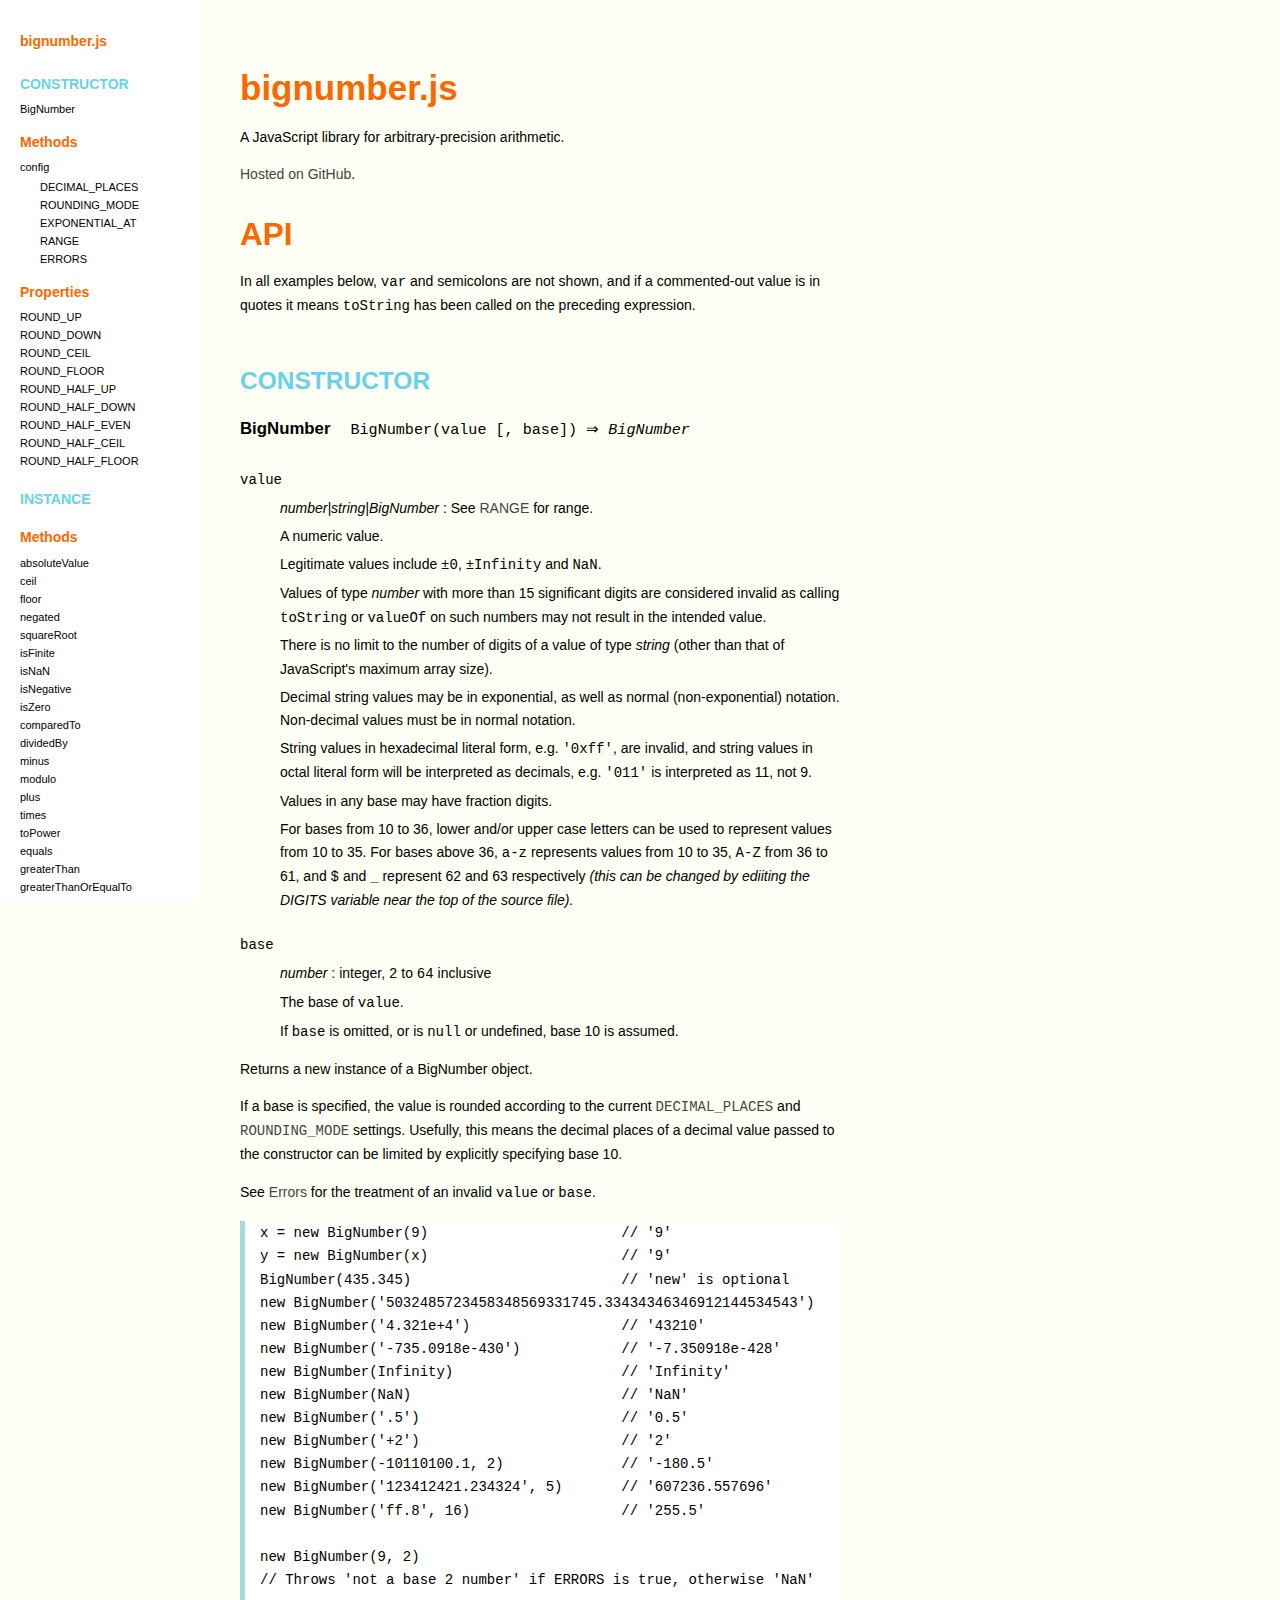
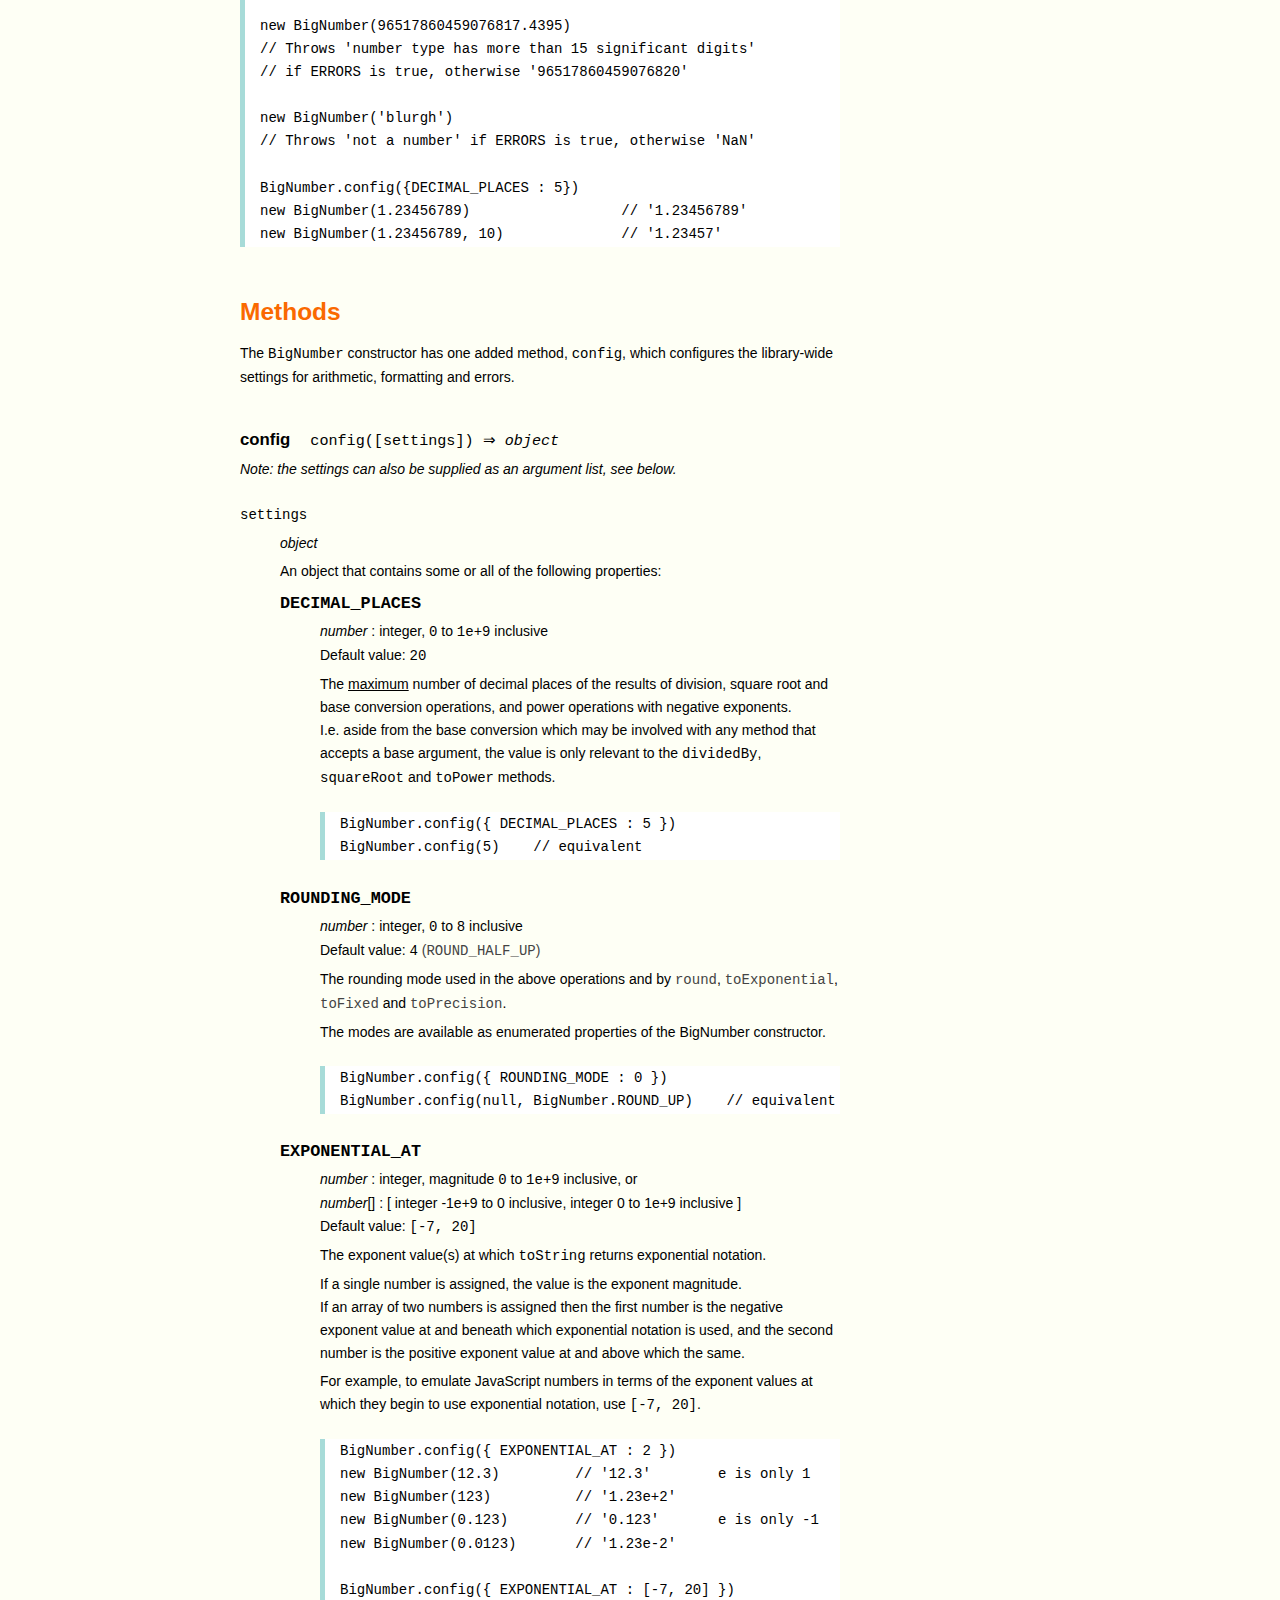
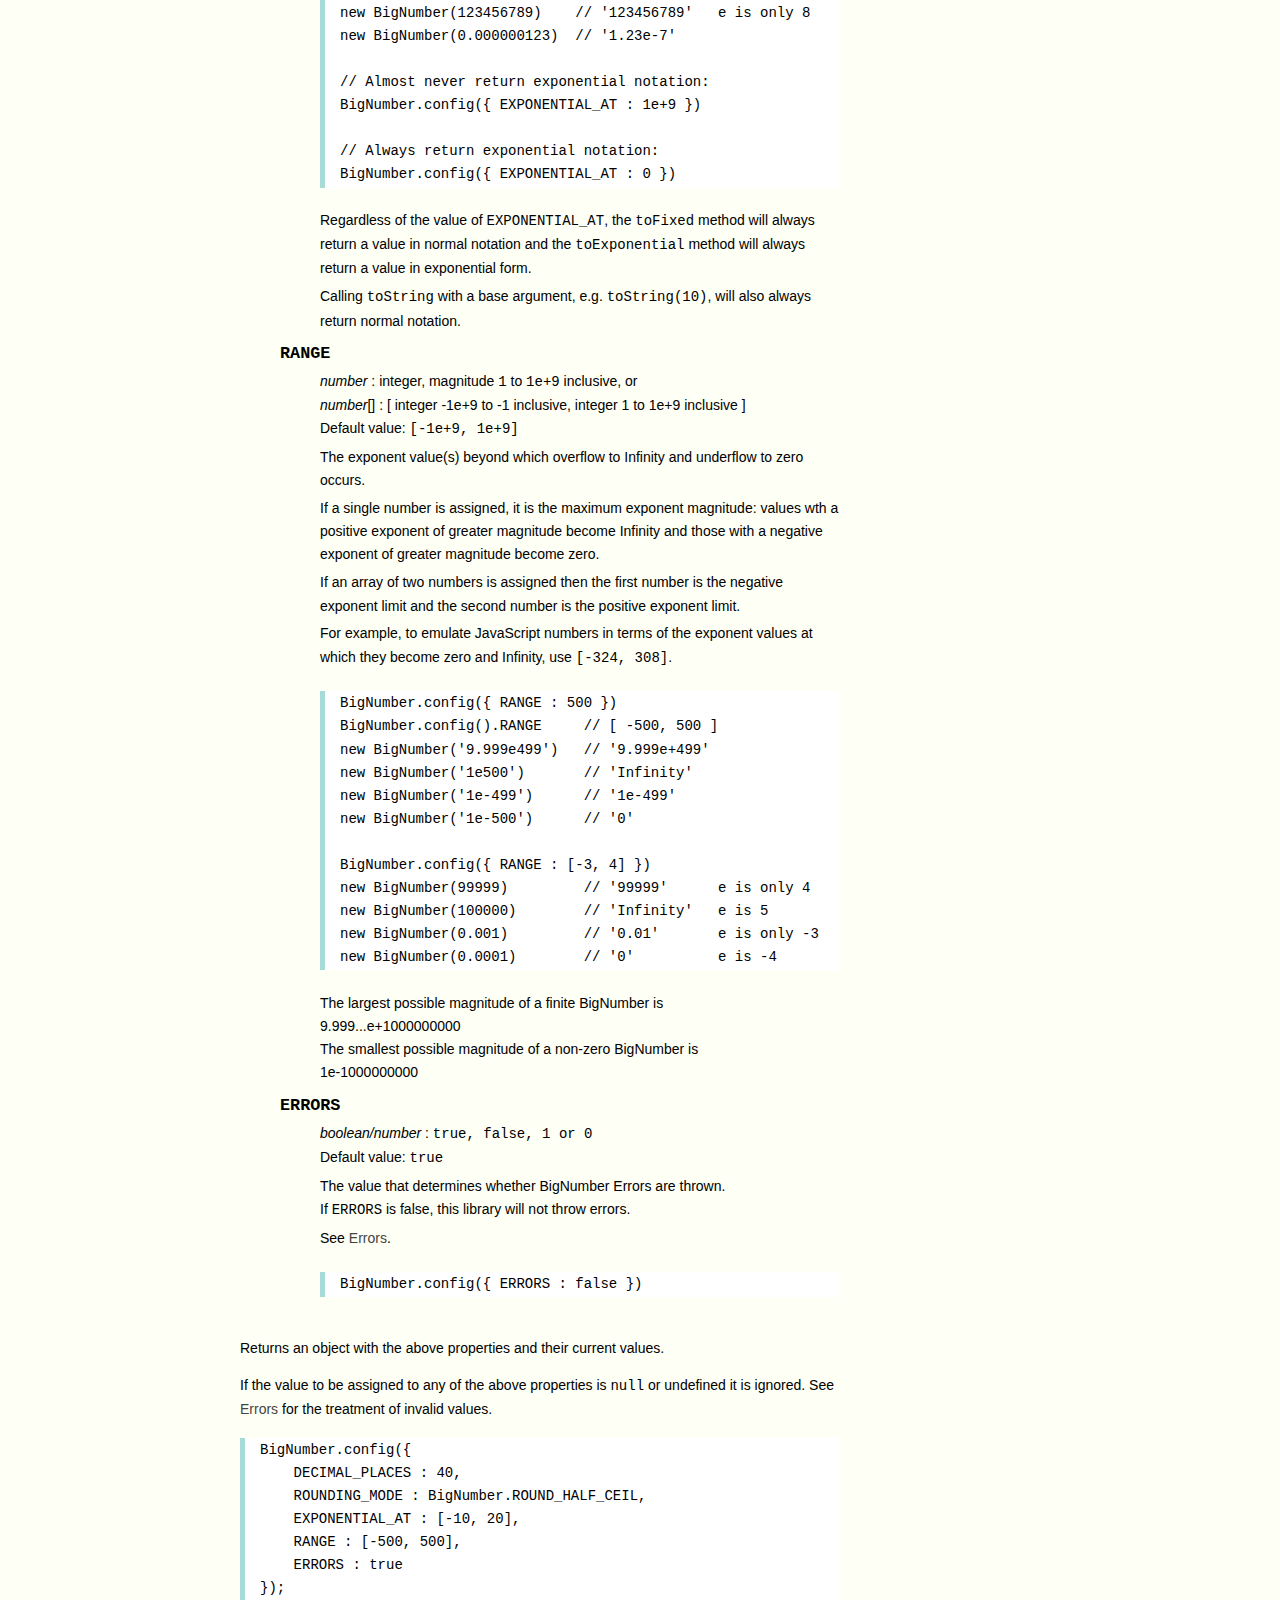
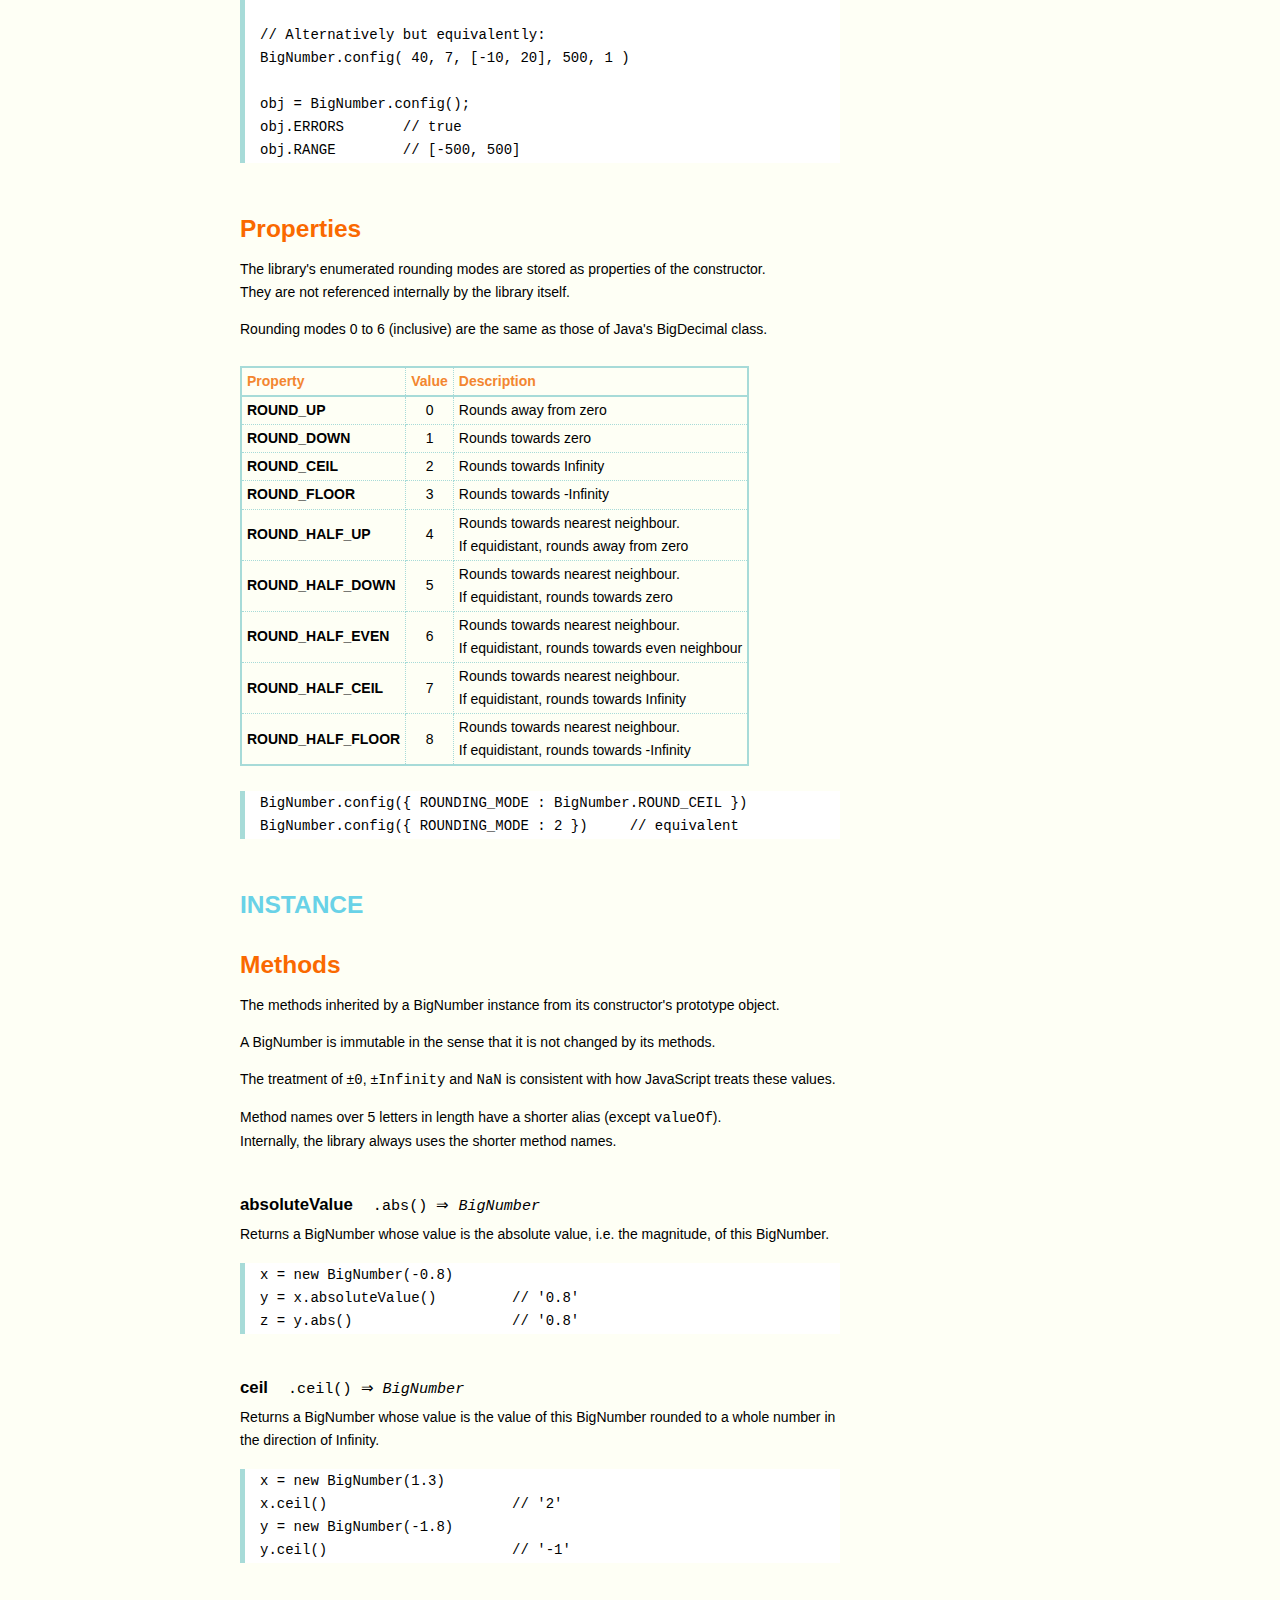
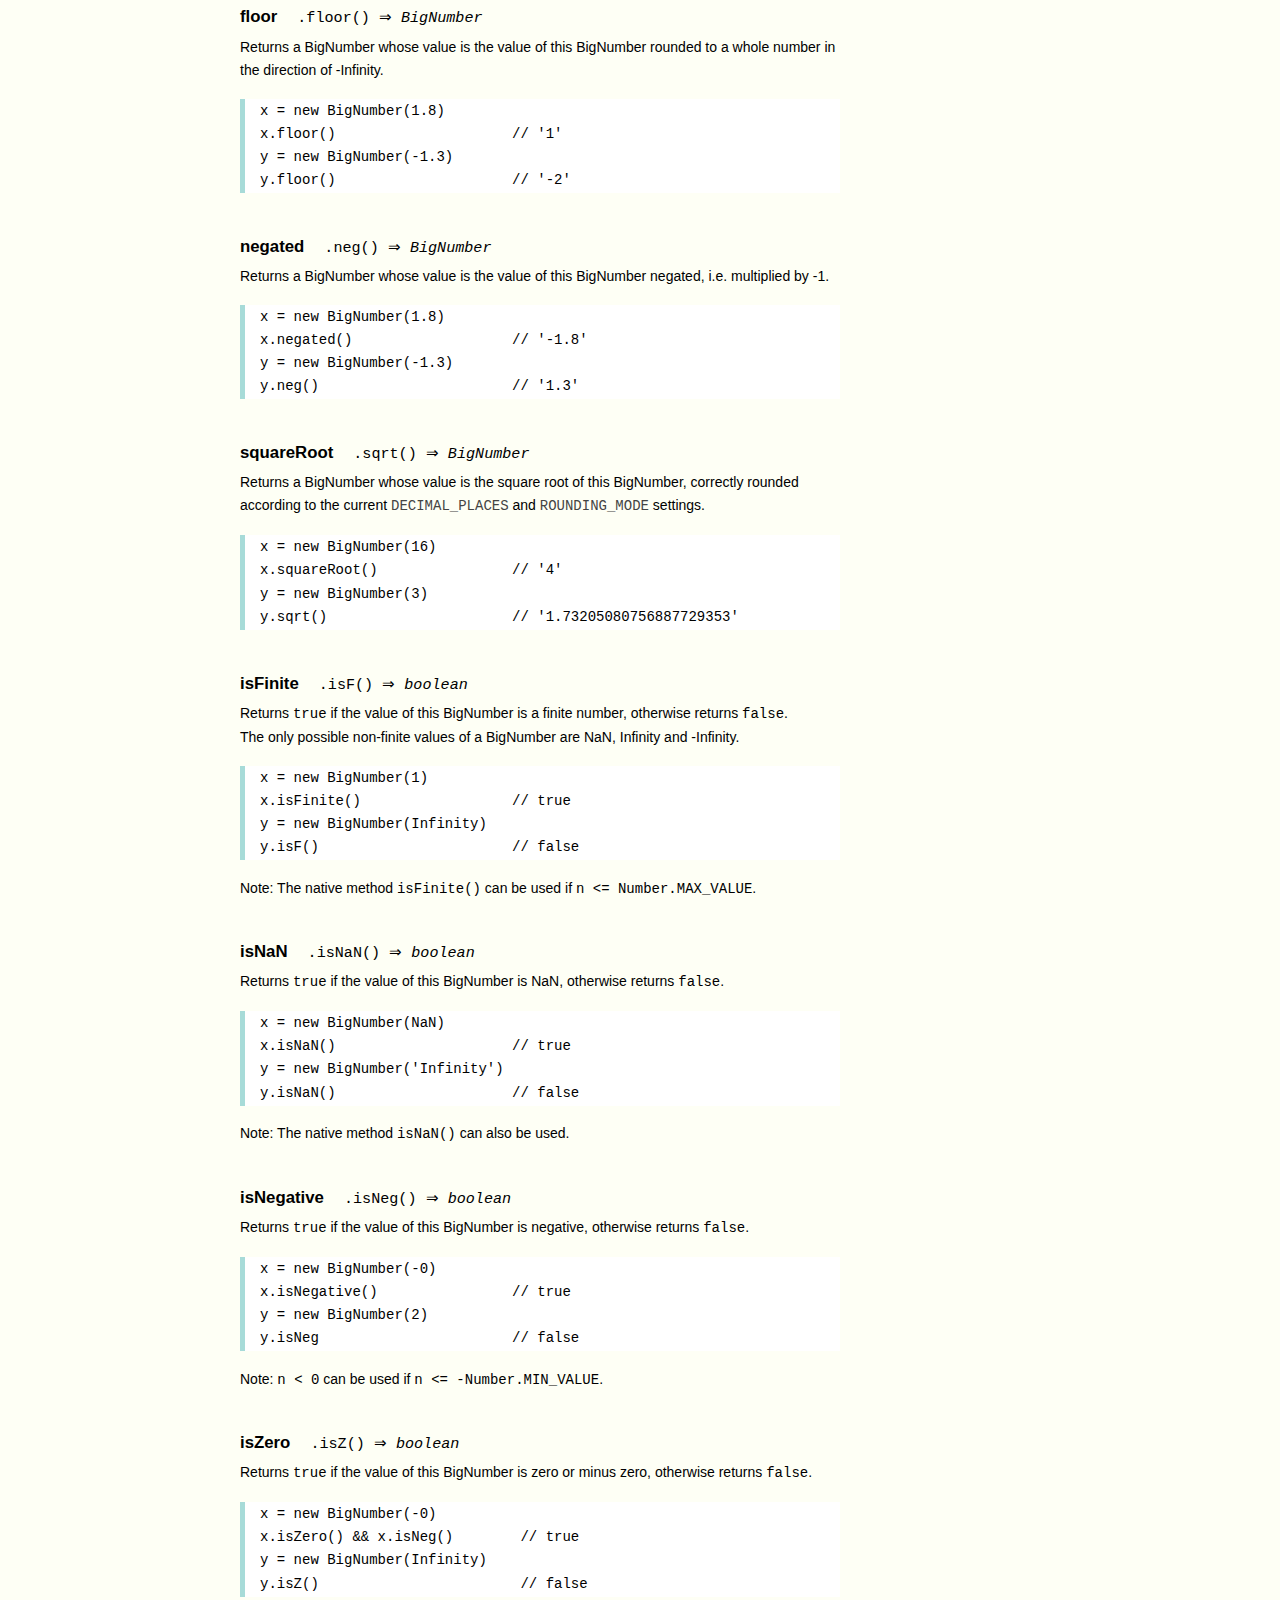
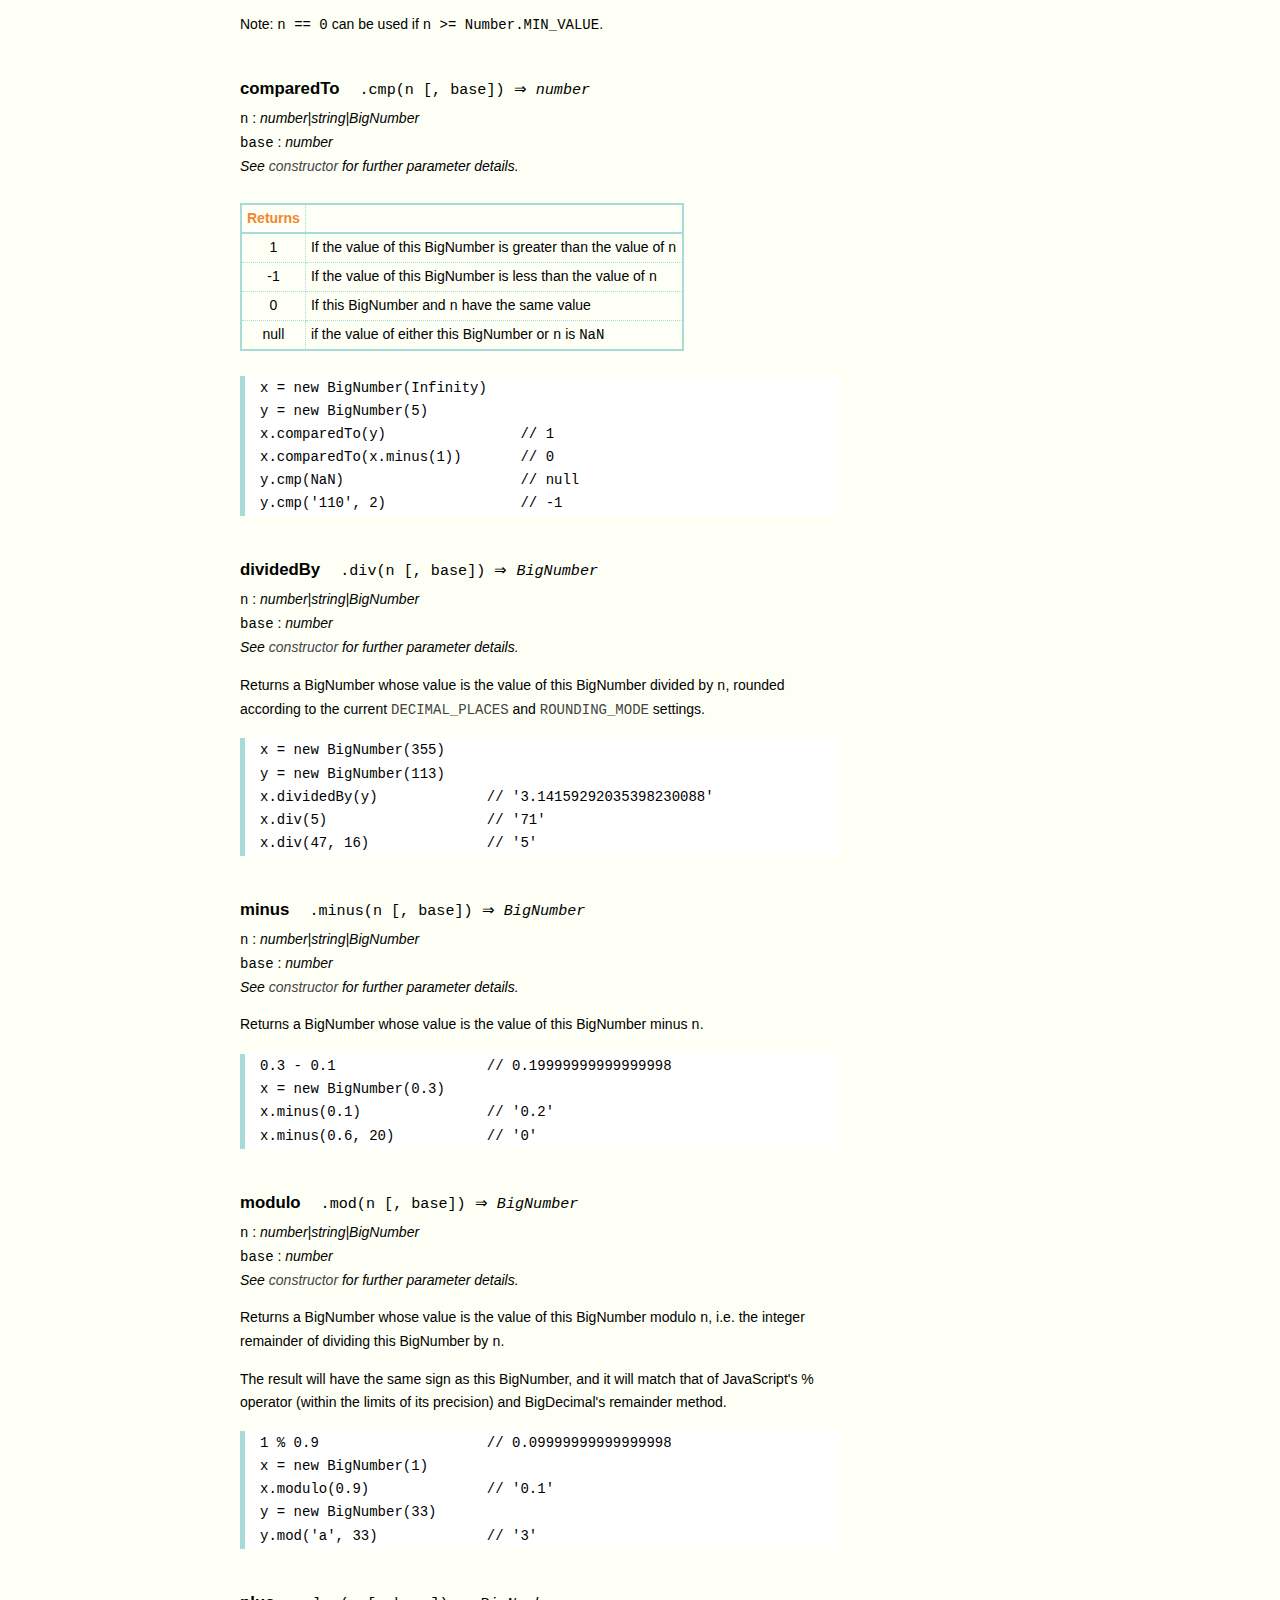
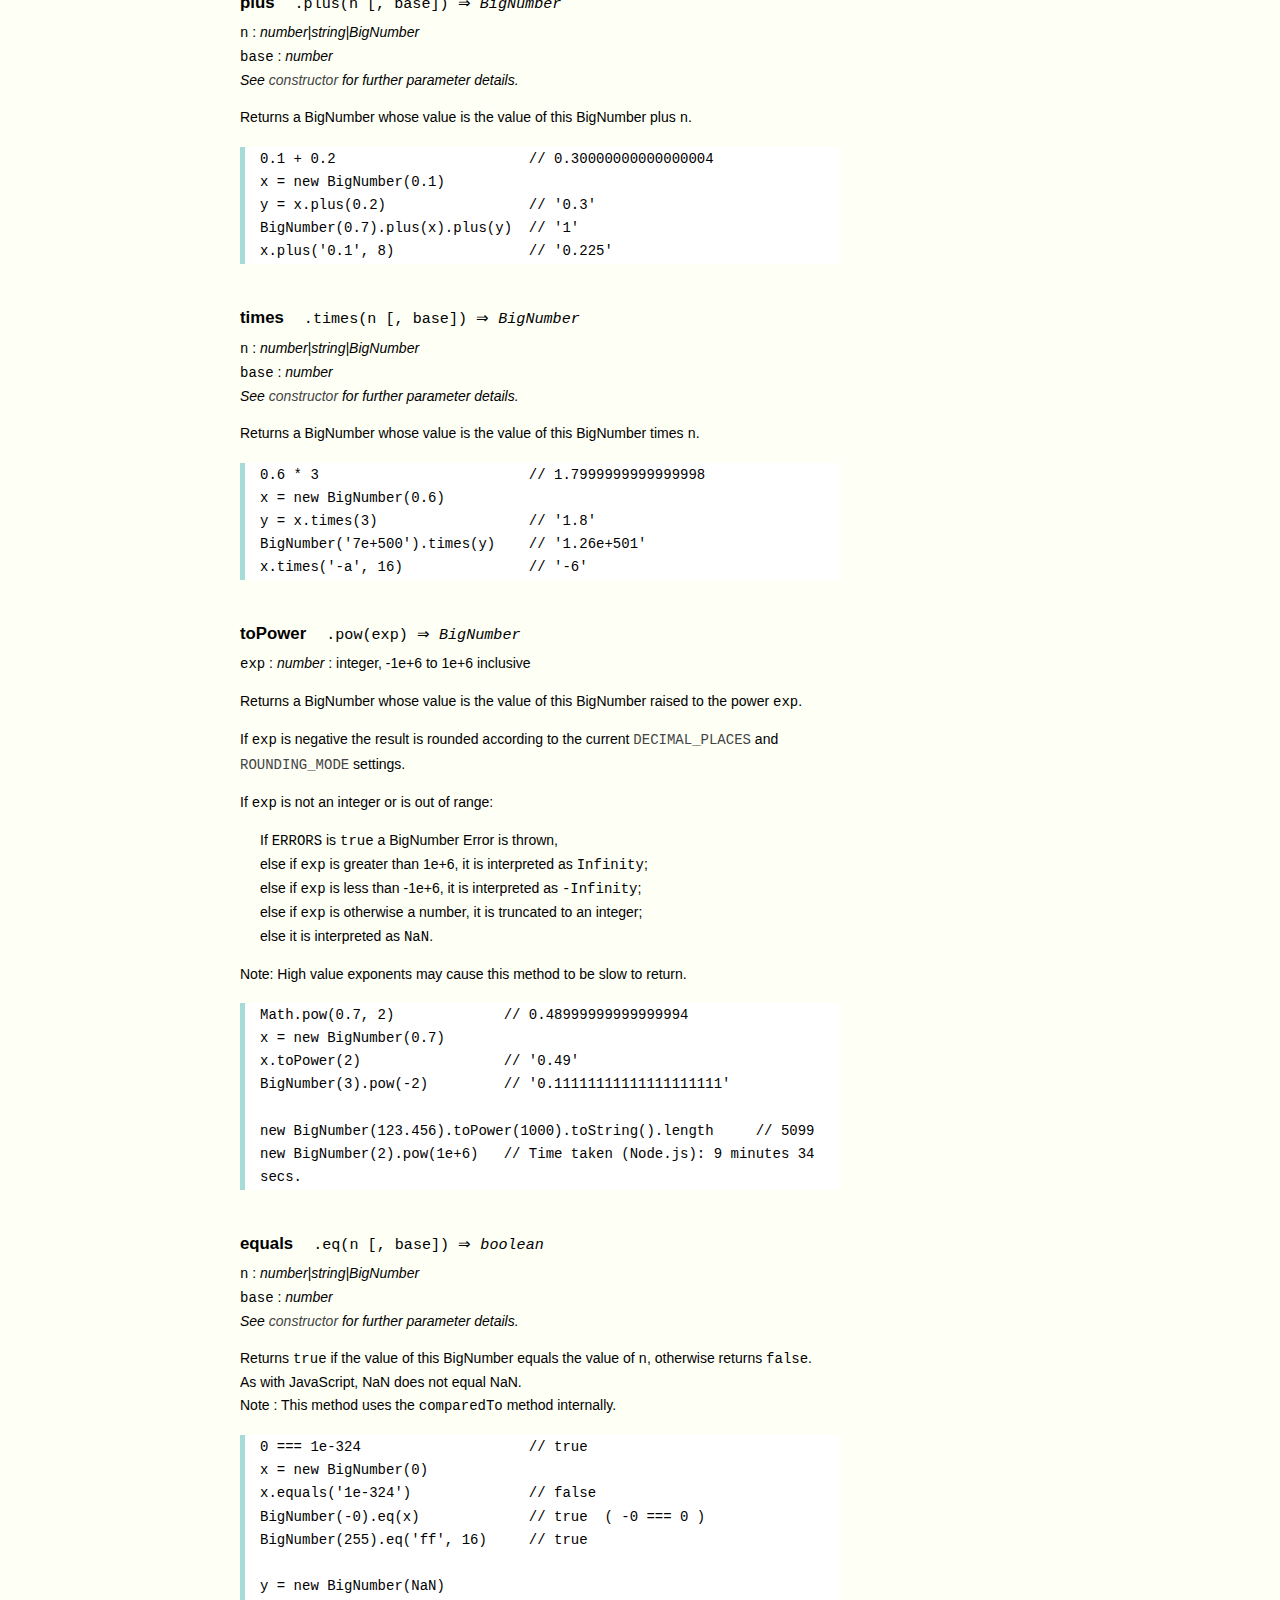
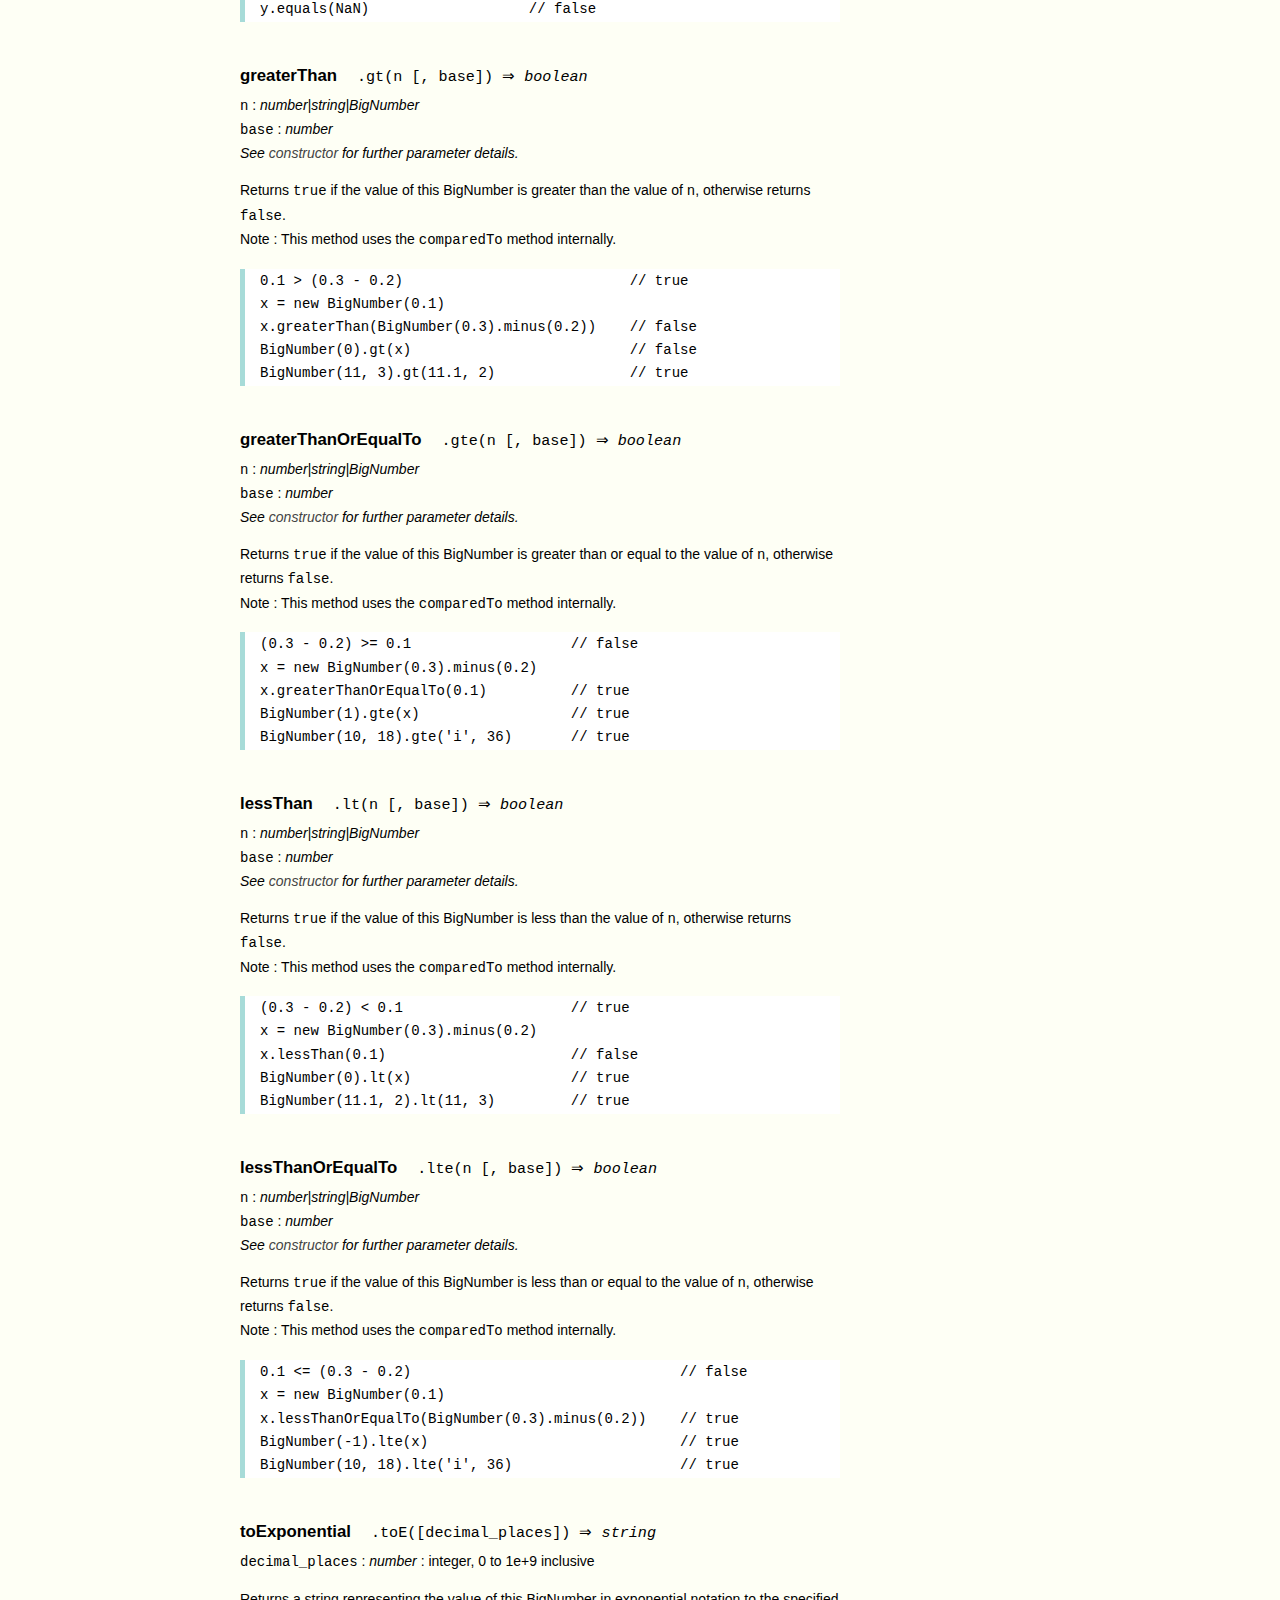
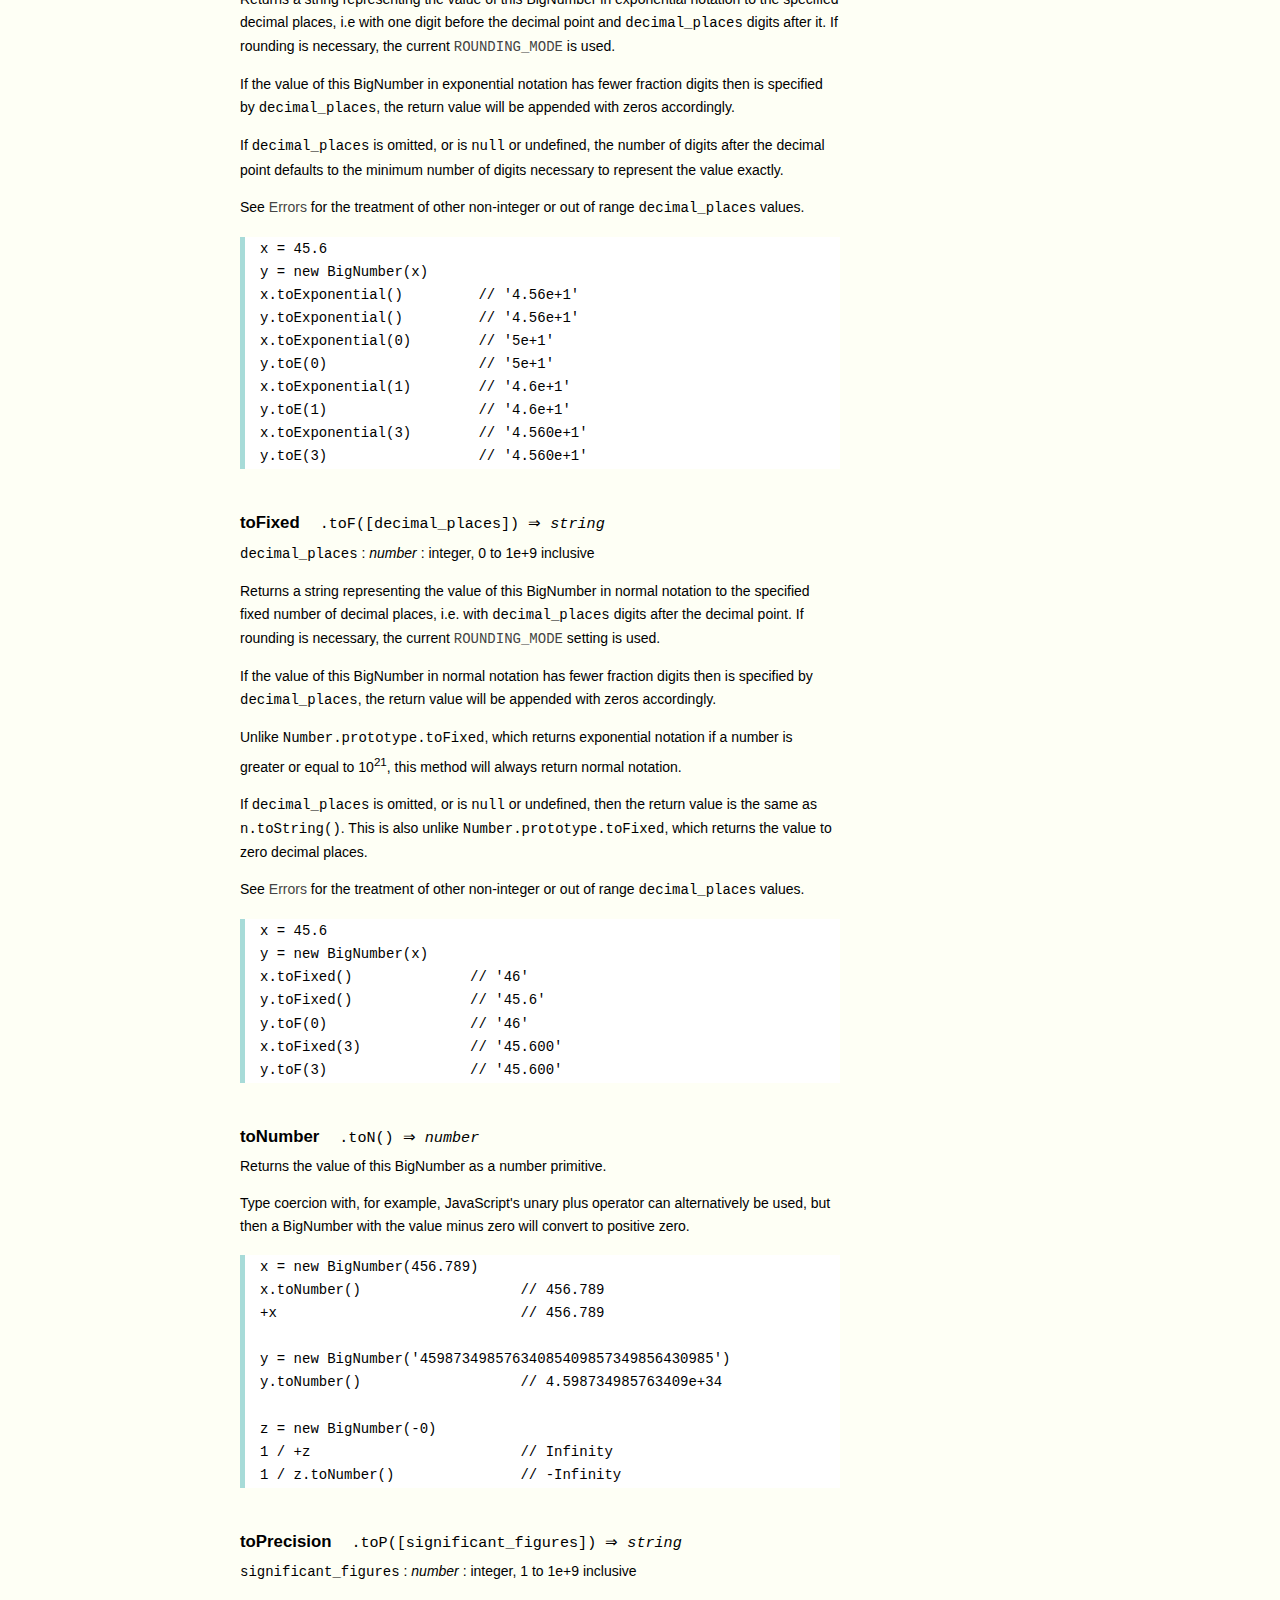
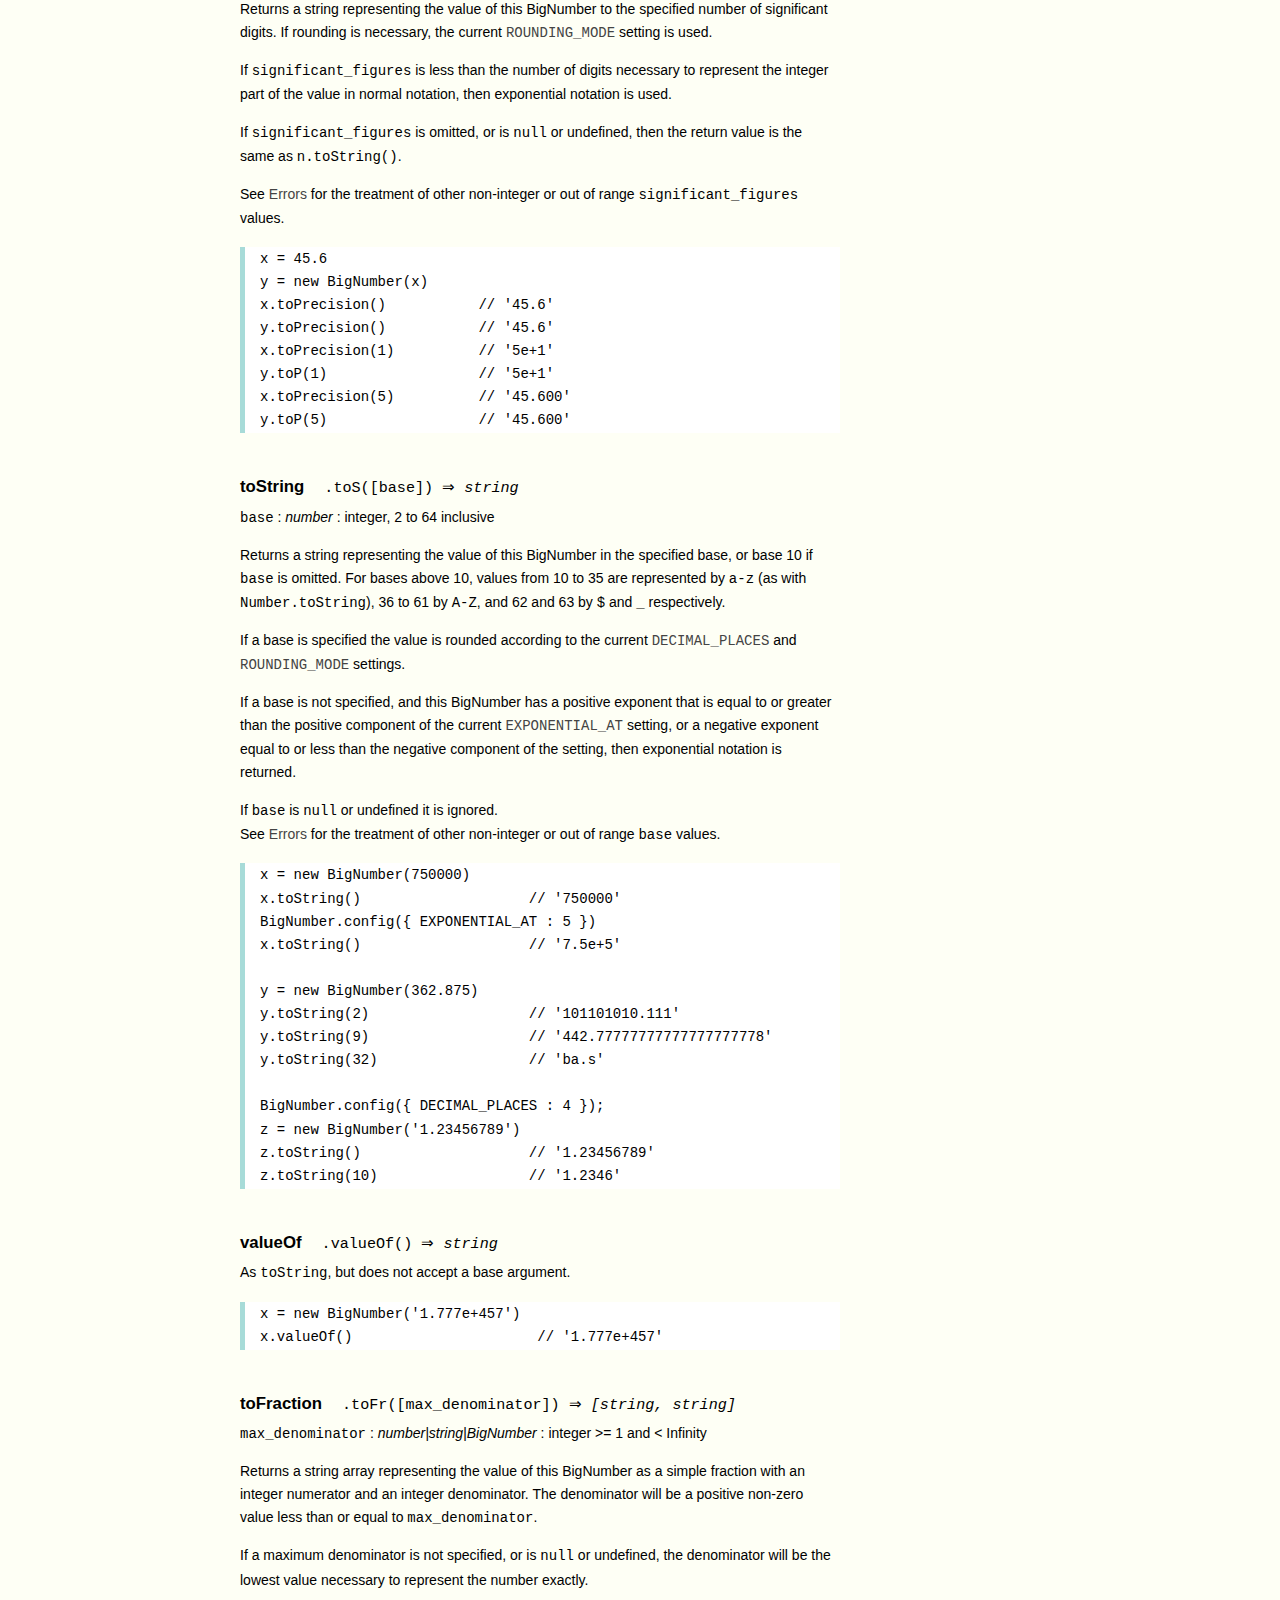
<file: node_modules/mysql/node_modules/bignumber.js/doc/API.html>
<!DOCTYPE HTML>
<html>
<head>
  <meta charset="utf-8">
  <meta http-equiv="X-UA-Compatible" content="IE=edge,chrome=1">
  <meta name="Author" content="M Mclaughlin">
  <title>bignumber.js API</title>
  <style>
html{font-family:sans-serif;font-size:100%}
body{font-family:"Helvetica Neue",Helvetica,Arial,sans-serif;font-size:14px;
  line-height:1.65em;background:#fefff5;color:#000;min-height:100%;margin:0}
.nav{background:#fff;position:fixed;top:0;bottom:0;left:0;width:180px;
  overflow-y:auto;padding:15px 0 30px 20px}
div.container{width:600px;margin:50px 0 50px 240px}
p{margin:0 0 1em;width:600px}
pre,ul{margin:1em 0}
h1,h2,h3,h4,h5{margin:0;padding:1.5em 0 0}
h1,h2{padding:.75em 0}
h1{font-size:2.5em;color:#fa6900}
h2{font-size:2.25em;color:#fa6900}
h3{font-size:1.75em;color:#69d2e7}
h4{font-size:1.75em;color:#fa6900;padding-bottom:.75em}
h5{font-size:1.2em;padding-bottom:.3em}
h6{font-size:1.1em;margin:0;padding:0.5em 0}
dd dt{font-size:1.2em}
dt{padding-top:.5em}
dd{padding-top:.35em}
b{font-weight:700}
a,a:visited{color:#444;text-decoration:none}
a:active,a:hover{outline:0;color:#000}
.nav a:hover{text-decoration:underline}
.nav a,.nav b,.nav a:visited{display:block;color:#fa6900;font-weight:700;
  margin-top:15px}
.nav b{color:#69d2e7;margin-top:20px;cursor:default;width:auto}
ul{list-style-type:none;padding:0 0 0 20px}
.nav ul{line-height:14px;padding-left:0;margin:5px 0 0}
.nav ul a,.nav ul a:visited{display:inline;color:#000;font-family:Verdana,
  Geneva,sans-serif;font-size:11px;font-weight:400;margin:0}
.inset,ul.inset{margin-left:20px}
code.inset{font-size:.9em}
.nav li{cursor:pointer;width:auto;margin:0 0 3px}
span.alias{font-style:italic;margin-left:20px}
table{border-collapse:collapse;border-spacing:0;border:2px solid #a7dbd8;
  margin:1.75em 0;padding:0}
td,th{text-align:left;margin:0;padding:2px 5px;border:1px dotted #a7dbd8}
th{border-top:2px solid #a7dbd8;border-bottom:2px solid #a7dbd8;color:#f38630}
pre{background:#fff;white-space:pre-wrap;word-wrap:break-word;
  border-left:5px solid #a7dbd8;padding:1px 0 1px 15px;margin:1.2em 0}
code,pre{font-family:Monaco,Consolas,"Lucida Console",monospace;
  font-weight:400}
.end{margin-bottom:25px}
.nav-title{color:#fa6900}
.centre{text-align:center}
.error-table{font-size:13px;width:100%}
  </style>
</head>
<body>

  <div class="nav">

    <a class='nav-title' href="#">bignumber.js</a>

    <b> CONSTRUCTOR </b>
    <ul>
      <li><a href="#bignumber">BigNumber</a></li>
    </ul>

    <a href="#methods">Methods</a>
    <ul>
      <li><a href="#config">config</a></li>
      <li>
        <ul class="inset">
          <li><a href="#decimal-places">DECIMAL_PLACES</a></li>
          <li><a href="#rounding-mode" >ROUNDING_MODE</a></li>
          <li><a href="#exponential-at">EXPONENTIAL_AT</a></li>
          <li><a href="#range"         >RANGE</a></li>
          <li><a href="#errors"        >ERRORS</a></li>
        </ul>
      </li>
    </ul>

    <a href="#constructor-properties">Properties</a>
    <ul>
      <li><a href="#round-up"        >ROUND_UP</a></li>
      <li><a href="#round-down"      >ROUND_DOWN</a></li>
      <li><a href="#round-ceil"      >ROUND_CEIL</a></li>
      <li><a href="#round-floor"     >ROUND_FLOOR</a></li>
      <li><a href="#round-half-up"   >ROUND_HALF_UP</a></li>
      <li><a href="#round-half-down" >ROUND_HALF_DOWN</a></li>
      <li><a href="#round-half-even" >ROUND_HALF_EVEN</a></li>
      <li><a href="#round-half-ceil" >ROUND_HALF_CEIL</a></li>
      <li><a href="#round-half-floor">ROUND_HALF_FLOOR</a></li>
    </ul>

    <b> INSTANCE </b>

    <a href="#prototype-methods">Methods</a>
    <ul>
      <li><a href="#abs"    >absoluteValue</a></li>
      <li><a href="#ceil"   >ceil</a></li>
      <li><a href="#floor"  >floor</a></li>
      <li><a href="#neg"    >negated</a></li>
      <li><a href="#sqrt"   >squareRoot</a></li>
      <li><a href="#isF"    >isFinite</a></li>
      <li><a href="#isNaN"  >isNaN</a></li>
      <li><a href="#isNeg"  >isNegative</a></li>
      <li><a href="#isZ"    >isZero</a></li>
      <li><a href="#cmp"    >comparedTo</a></li>
      <li><a href="#div"    >dividedBy</a></li>
      <li><a href="#minus"  >minus</a></li>
      <li><a href="#mod"    >modulo</a></li>
      <li><a href="#plus"   >plus</a></li>
      <li><a href="#times"  >times</a></li>
      <li><a href="#pow"    >toPower</a></li>
      <li><a href="#eq"     >equals</a></li>
      <li><a href="#gt"     >greaterThan</a></li>
      <li><a href="#gte"    >greaterThanOrEqualTo</a></li>
      <li><a href="#lt"     >lessThan</a></li>
      <li><a href="#lte"    >lessThanOrEqualTo</a></li>
      <li><a href="#toE"    >toExponential</a></li>
      <li><a href="#toF"    >toFixed</a></li>
      <li><a href="#toN"    >toNumber</a></li>
      <li><a href="#toP"    >toPrecision</a></li>
      <li><a href="#toS"    >toString</a></li>
      <li><a href="#valueOf">valueOf</a></li>
      <li><a href="#toFr"   >toFraction</a></li>
      <li><a href="#round"  >round</a></li>
    </ul>

    <a href="#instance-properties">Properties</a>
    <ul>
      <li><a href="#coefficient">c : coefficient</a></li>
      <li><a href="#exponent"   >e : exponent</a></li>
      <li><a href="#sign"       >s : sign</a></li>
    </ul>

    <a href="#zero-nan-infinity">Zero, NaN &amp; Infinity</a>

    <a href="#Errors">Errors</a>

    <a class='end' href="#faq">FAQ</a>

  </div>

  <div class="container">

    <h1>bignumber.js</h1>

    <p>A JavaScript library for arbitrary-precision arithmetic.</p>

    <p>
      <a href="https://github.com/MikeMcl/bignumber.js">Hosted on GitHub</a>.
    </p>


    <h2>API</h2>

    <p>
      In all examples below, <code>var</code> and semicolons are not shown, and
      if a commented-out value is in quotes it means <code>toString</code> has
      been called on the preceding expression.
    </p>



    <h3>CONSTRUCTOR</h3>

    <h5 id="bignumber">
      BigNumber<code class='inset'>BigNumber(value [, base]) &rArr;
      <i>BigNumber</i>
      </code>
    </h5>
    <dl>
      <dt><code>value</code></dt>
      <dd>
        <i>number|string|BigNumber</i> : See <a href='#range'>RANGE</a> for
        range.
      </dd>
      <dd>
        A numeric value.
      </dd>
      <dd>
        Legitimate values include <code>&plusmn;0</code>,
        <code>&plusmn;Infinity</code> and <code>NaN</code>.
      </dd>
      <dd>
        Values of type <em>number</em> with more than 15 significant digits are
        considered invalid as calling <code>toString</code> or
        <code>valueOf</code> on such numbers may not result in the intended
        value.
      </dd>
      <dd>
        There is no limit to the number of digits of a value of type
        <em>string</em> (other than that of JavaScript's maximum array size).
      </dd>
      <dd>
        Decimal string values may be in exponential, as well as normal
        (non-exponential) notation. Non-decimal values must be in normal
        notation.
      </dd>
      <dd>
        String values in hexadecimal literal form, e.g. <code>'0xff'</code>, are
        invalid, and string values in octal literal form will be interpreted as
        decimals, e.g. <code>'011'</code> is interpreted as 11, not 9.
      </dd>
      <dd>Values in any base may have fraction digits.</dd>
      <dd>
        For bases from 10 to 36, lower and/or upper case letters can be used to
        represent values from 10 to 35. For bases above 36, <code>a-z</code>
        represents values from 10 to 35, <code>A-Z</code> from 36 to 61, and
        <code>$</code> and <code>_</code> represent 62 and 63 respectively <i>
        (this can be changed by ediiting the DIGITS variable near the top of the
        source file).</i>
      </dd>
    </dl>
    <dl>
      <dt><code>base</code></dt>
      <dd>
        <i>number</i> : integer, <code>2</code> to <code>64</code> inclusive
      </dd>
      <dd>The base of <code>value</code>.</dd>
      <dd>If <code>base</code> is omitted, or is <code>null</code> or undefined,
      base 10 is assumed.</dd>
    </dl>
    <p>Returns a new instance of a BigNumber object.</p>
    <p>
      If a base is specified, the value is rounded according to
      the current <a href='#decimal-places'><code>DECIMAL_PLACES</code></a> and
      <a href='#rounding-mode'><code>ROUNDING_MODE</code></a> settings.
      Usefully, this means the decimal places of a decimal value
      passed to the constructor can be limited by explicitly specifying base 10.
    </p>
    <p>
      See <a href='#Errors'>Errors</a> for the treatment of an invalid
      <code>value</code> or <code>base</code>.
    </p>
    <pre>
x = new BigNumber(9)                       // '9'
y = new BigNumber(x)                       // '9'
BigNumber(435.345)                         // 'new' is optional
new BigNumber('5032485723458348569331745.33434346346912144534543')
new BigNumber('4.321e+4')                  // '43210'
new BigNumber('-735.0918e-430')            // '-7.350918e-428'
new BigNumber(Infinity)                    // 'Infinity'
new BigNumber(NaN)                         // 'NaN'
new BigNumber('.5')                        // '0.5'
new BigNumber('+2')                        // '2'
new BigNumber(-10110100.1, 2)              // '-180.5'
new BigNumber('123412421.234324', 5)       // '607236.557696'
new BigNumber('ff.8', 16)                  // '255.5'

new BigNumber(9, 2)
// Throws 'not a base 2 number' if ERRORS is true, otherwise 'NaN'

new BigNumber(96517860459076817.4395)
// Throws 'number type has more than 15 significant digits'
// if ERRORS is true, otherwise '96517860459076820'

new BigNumber('blurgh')
// Throws 'not a number' if ERRORS is true, otherwise 'NaN'

BigNumber.config({DECIMAL_PLACES : 5})
new BigNumber(1.23456789)                  // '1.23456789'
new BigNumber(1.23456789, 10)              // '1.23457'</pre>


    <h4 id="methods">Methods</h4>
    <p>
      The <code>BigNumber</code> constructor has one added method,
      <code>config</code>, which configures the library-wide settings for
      arithmetic, formatting and errors.
    </p>

    <h5 id="config">
      config<code class='inset'>config([settings]) &rArr; <i>object</i></code>
    </h5>
    <i>
      Note: the settings can also be supplied as an argument list,
      see below.
    </i>
    <dl>
      <dt><code>settings</code></dt>
      <dd><i>object</i></dd>

      <dd>
        An object that contains some or all of the following properties:
        <dl>



          <dt id="decimal-places"><code><b>DECIMAL_PLACES</b></code></dt>
          <dd>
            <i>number</i> : integer, <code>0</code> to <code>1e+9</code>
            inclusive<br />
            Default value: <code>20</code>
          </dd>
          <dd>
            The <u>maximum</u> number of decimal places of the results of
            division, square root and base conversion operations, and power
            operations with negative exponents.<br />
            I.e. aside from the base conversion which may be involved with any
            method that accepts a base argument, the value is only relevant to
            the <code>dividedBy</code>, <code>squareRoot</code> and
            <code>toPower</code> methods.
          </dd>
          <dd>
            <pre>BigNumber.config({ DECIMAL_PLACES : 5 })
BigNumber.config(5)    // equivalent</pre>
          </dd>



          <dt id="rounding-mode"><code><b>ROUNDING_MODE</b></code></dt>
          <dd>
            <i>number</i> : integer, <code>0</code> to <code>8</code>
            inclusive<br />
            Default value: <code>4</code>
            <a href="#h-up">(<code>ROUND_HALF_UP</code>)</a>
          </dd>
          <dd>
            The rounding mode used in the above operations and by
            <a href='#round'><code>round</code></a>,
            <a href='#toE'><code>toExponential</code></a>,
            <a href='#toF'><code>toFixed</code></a> and
            <a href='#toP'><code>toPrecision</code></a>.
          </dd>
          <dd>
             The modes are available as enumerated properties of the BigNumber
             constructor.
          </dd>
           <dd>
            <pre>BigNumber.config({ ROUNDING_MODE : 0 })
BigNumber.config(null, BigNumber.ROUND_UP)    // equivalent</pre>
          </dd>



          <dt id="exponential-at"><code><b>EXPONENTIAL_AT</b></code></dt>
          <dd>
            <i>number</i> : integer, magnitude <code>0</code> to
            <code>1e+9</code> inclusive, or<br />
            <i>number</i>[] : [ integer -1e+9 to 0 inclusive, integer 0 to 1e+9
            inclusive ]<br />
            Default value: <code>[-7, 20]</code>
          </dd>
          <dd>
            The exponent value(s) at which <code>toString</code> returns
            exponential notation.
          </dd>
          <dd>
            If a single number is assigned, the value is the exponent magnitude.
            <br />
            If an array of two numbers is assigned then the first number is the
            negative exponent value at and beneath which exponential notation is
            used, and the second number is the positive exponent value at and
            above which the same.
          </dd>
          <dd>
            For example, to emulate JavaScript numbers in terms of the exponent
            values at which they begin to use exponential notation, use
            <code>[-7, 20]</code>.
          </dd>
          <dd>
            <pre>BigNumber.config({ EXPONENTIAL_AT : 2 })
new BigNumber(12.3)         // '12.3'        e is only 1
new BigNumber(123)          // '1.23e+2'
new BigNumber(0.123)        // '0.123'       e is only -1
new BigNumber(0.0123)       // '1.23e-2'

BigNumber.config({ EXPONENTIAL_AT : [-7, 20] })
new BigNumber(123456789)    // '123456789'   e is only 8
new BigNumber(0.000000123)  // '1.23e-7'

// Almost never return exponential notation:
BigNumber.config({ EXPONENTIAL_AT : 1e+9 })

// Always return exponential notation:
BigNumber.config({ EXPONENTIAL_AT : 0 })</pre>
          </dd>
          <dd>
            Regardless of the value of <code>EXPONENTIAL_AT</code>, the
            <code>toFixed</code> method will always return a value in
            normal notation and the <code>toExponential</code> method will
            always return a value in exponential form.
          </dd>
          <dd>
            Calling <code>toString</code> with a base argument, e.g.
            <code>toString(10)</code>, will also always return normal notation.
          </dd>



          <dt id="range"><code><b>RANGE</b></code></dt>
          <dd>
            <i>number</i> : integer, magnitude <code>1</code> to
            <code>1e+9</code> inclusive, or<br />
            <i>number</i>[] : [ integer -1e+9 to -1 inclusive, integer 1 to 1e+9
            inclusive ]<br />
            Default value: <code>[-1e+9, 1e+9]</code>
          </dd>
          <dd>
            The exponent value(s) beyond which overflow to Infinity and
            underflow to zero occurs.
          </dd>
          <dd>
            If a single number is assigned, it is the maximum exponent
            magnitude: values wth a positive exponent of greater magnitude
            become Infinity and those with a negative exponent of
            greater magnitude become zero.
          <dd>
            If an array of two numbers is assigned then the first number is the
            negative exponent limit and the second number is the positive
            exponent limit.
          </dd>
          <dd>
            For example, to emulate JavaScript numbers in terms of the exponent
            values at which they become zero and Infinity, use
            <code>[-324, 308]</code>.
          </dd>
          <dd>
            <pre>BigNumber.config({ RANGE : 500 })
BigNumber.config().RANGE     // [ -500, 500 ]
new BigNumber('9.999e499')   // '9.999e+499'
new BigNumber('1e500')       // 'Infinity'
new BigNumber('1e-499')      // '1e-499'
new BigNumber('1e-500')      // '0'

BigNumber.config({ RANGE : [-3, 4] })
new BigNumber(99999)         // '99999'      e is only 4
new BigNumber(100000)        // 'Infinity'   e is 5
new BigNumber(0.001)         // '0.01'       e is only -3
new BigNumber(0.0001)        // '0'          e is -4</pre>
          </dd>
          <dd>
            The largest possible magnitude of a finite BigNumber is<br />
            9.999...e+1000000000<br />
            The smallest possible magnitude of a non-zero BigNumber is<br />
            1e-1000000000
          </dd>



          <dt id="errors"><code><b>ERRORS</b></code></dt>
          <dd>
            <i>boolean/number</i> : <code>true, false, 1 or 0</code><br />
            Default value: <code>true</code>
          </dd>
          <dd>
            The value that determines whether BigNumber Errors are thrown.<br />
            If <code>ERRORS</code> is false, this library will not throw errors.
          </dd>
          <dd>
            See <a href='#Errors'>Errors</a>.
          </dd>
           <dd>
            <pre>BigNumber.config({ ERRORS : false })</pre>
          </dd>
        </dl>
      </dd>
    </dl>
    <p>
      <br />Returns an object with the above properties and their current
      values.
    </p>
    <p>
      If the value to be assigned to any of the above properties is
      <code>null</code> or undefined it is ignored. See
      <a href='#Errors'>Errors</a> for the treatment of invalid values.
    </p>
    <pre>
BigNumber.config({
    DECIMAL_PLACES : 40,
    ROUNDING_MODE : BigNumber.ROUND_HALF_CEIL,
    EXPONENTIAL_AT : [-10, 20],
    RANGE : [-500, 500],
    ERRORS : true
});

// Alternatively but equivalently:
BigNumber.config( 40, 7, [-10, 20], 500, 1 )

obj = BigNumber.config();
obj.ERRORS       // true
obj.RANGE        // [-500, 500]</pre>



    <h4 id="constructor-properties">Properties</h4>
    <p>
      The library's enumerated rounding modes are stored as properties of the
      constructor.<br />
      They are not referenced internally by the library itself.
    </p>
    <p>
      Rounding modes 0 to 6 (inclusive) are the same as those of Java's
      BigDecimal class.
    </p>
    <table>
      <tr>
      	<th>Property</th>
      	<th>Value</th>
      	<th>Description</th>
      </tr>
      <tr>
      	<td id="round-up"><b>ROUND_UP</b></td>
      	<td class='centre'>0</td>
      	<td>Rounds away from zero</td>
      </tr>
      <tr>
      	<td id="round-down"><b>ROUND_DOWN</b></td>
      	<td class='centre'>1</td>
      	<td>Rounds towards zero</td>
      </tr>
      <tr>
      	<td id="round-ceil"><b>ROUND_CEIL</b></td>
      	<td class='centre'>2</td>
      	<td>Rounds towards Infinity</td>
      </tr>
      <tr>
      	<td id="round-floor"><b>ROUND_FLOOR</b></td>
      	<td class='centre'>3</td>
      	<td>Rounds towards -Infinity</td>
      </tr>
      <tr>
      	<td id="round-half-up"><b>ROUND_HALF_UP</b></td>
      	<td class='centre'>4</td>
      	<td>
          Rounds towards nearest neighbour.<br />
          If equidistant, rounds away from zero
        </td>
      </tr>
      <tr>
      	<td id="round-half-down"><b>ROUND_HALF_DOWN</b></td>
      	<td class='centre'>5</td>
      	<td>
          Rounds towards nearest neighbour.<br />
          If equidistant, rounds towards zero
        </td>
      </tr>
      <tr>
      	<td id="round-half-even"><b>ROUND_HALF_EVEN</b></td>
      	<td class='centre'>6</td>
      	<td>
          Rounds towards nearest neighbour.<br />
          If equidistant, rounds towards even neighbour
        </td>
      </tr>
      <tr>
      	<td id="round-half-ceil"><b>ROUND_HALF_CEIL</b></td>
      	<td class='centre'>7</td>
      	<td>
          Rounds towards nearest neighbour.<br />
          If equidistant, rounds towards Infinity
        </td>
      </tr>
      <tr>
      	<td id="round-half-floor"><b>ROUND_HALF_FLOOR</b></td>
      	<td class='centre'>8</td>
      	<td>
          Rounds towards nearest neighbour.<br />
          If equidistant, rounds towards -Infinity
        </td>
      </tr>
    </table>
    <pre>
BigNumber.config({ ROUNDING_MODE : BigNumber.ROUND_CEIL })
BigNumber.config({ ROUNDING_MODE : 2 })     // equivalent</pre>


    <h3>INSTANCE</h3>

    <h4 id="prototype-methods">Methods</h4>
    <p>
      The methods inherited by a BigNumber instance from its constructor's
      prototype object.
    </p>
    <p>
      A BigNumber is immutable in the sense that it is not changed by its
      methods.
    </p>
    <p>
      The treatment of &plusmn;<code>0</code>, &plusmn;<code>Infinity</code> and
      <code>NaN</code> is consistent with how JavaScript treats these values.
    </p>
    <p>
      Method names over 5 letters in length have a shorter alias (except
      <code>valueOf</code>).<br />
      Internally, the library always uses the shorter method names.
    </p>



    <h5 id="abs">
      absoluteValue<code class='inset'>.abs() &rArr; <i>BigNumber</i></code>
    </h5>
    <p>
      Returns a BigNumber whose value is the absolute value, i.e. the magnitude,
      of this BigNumber.
    </p>
    <pre>
x = new BigNumber(-0.8)
y = x.absoluteValue()         // '0.8'
z = y.abs()                   // '0.8'</pre>



    <h5 id="ceil">
      ceil<code class='inset'>.ceil() &rArr; <i>BigNumber</i></code>
    </h5>
    <p>
      Returns a BigNumber whose value is the value of this BigNumber rounded to
      a whole number in the direction of Infinity.
    </p>
    <pre>
x = new BigNumber(1.3)
x.ceil()                      // '2'
y = new BigNumber(-1.8)
y.ceil()                      // '-1'</pre>



    <h5 id="floor">
      floor<code class='inset'>.floor() &rArr;
      <i>BigNumber</i></code>
    </h5>
    <p>
      Returns a BigNumber whose value is the value of this BigNumber rounded to
      a whole number in the direction of -Infinity.
    </p>
    <pre>
x = new BigNumber(1.8)
x.floor()                     // '1'
y = new BigNumber(-1.3)
y.floor()                     // '-2'</pre>



    <h5 id="neg">
      negated<code class='inset'>.neg() &rArr; <i>BigNumber</i></code>
    </h5>
    <p>
      Returns a BigNumber whose value is the value of this BigNumber negated,
      i.e. multiplied by -1.
    </p>
    <pre>
x = new BigNumber(1.8)
x.negated()                   // '-1.8'
y = new BigNumber(-1.3)
y.neg()                       // '1.3'</pre>



    <h5 id="sqrt">
      squareRoot<code class='inset'>.sqrt() &rArr; <i>BigNumber</i></code>
    </h5>
    <p>
      Returns a BigNumber whose value is the square root of this BigNumber,
      correctly rounded according to the current
      <a href='#decimal-places'><code>DECIMAL_PLACES</code></a> and
      <a href='#rounding-mode'><code>ROUNDING_MODE</code></a> settings.
    </p>
    <pre>
x = new BigNumber(16)
x.squareRoot()                // '4'
y = new BigNumber(3)
y.sqrt()                      // '1.73205080756887729353'</pre>



    <h5 id="isF">
      isFinite<code class='inset'>.isF() &rArr; <i>boolean</i></code>
    </h5>
    <p>
      Returns <code>true</code> if the value of this BigNumber is a finite
      number, otherwise returns <code>false</code>.<br />
      The only possible non-finite values of a BigNumber are NaN, Infinity and
      -Infinity.
    </p>
    <pre>
x = new BigNumber(1)
x.isFinite()                  // true
y = new BigNumber(Infinity)
y.isF()                       // false</pre>
    <p>
      Note: The native method <code>isFinite()</code> can be used if
      <code>n &lt;= Number.MAX_VALUE</code>.
    </p>



    <h5 id="isNaN">
      isNaN<code class='inset'>.isNaN() &rArr; <i>boolean</i></code>
    </h5>
    <p>
      Returns <code>true</code> if the value of this BigNumber is NaN, otherwise
      returns <code>false</code>.<br />
    </p>
    <pre>
x = new BigNumber(NaN)
x.isNaN()                     // true
y = new BigNumber('Infinity')
y.isNaN()                     // false</pre>
    <p>
      Note: The native method <code>isNaN()</code> can also be used.
    </p>



    <h5 id="isNeg">
      isNegative<code class='inset'>.isNeg() &rArr; <i>boolean</i></code>
    </h5>
    <p>
      Returns <code>true</code> if the value of this BigNumber is negative,
      otherwise returns <code>false</code>.<br />
    </p>
    <pre>
x = new BigNumber(-0)
x.isNegative()                // true
y = new BigNumber(2)
y.isNeg                       // false</pre>
    <p>
      Note: <code>n &lt; 0</code> can be used if
      <code>n &lt;= -Number.MIN_VALUE</code>.
    </p>



    <h5 id="isZ">
      isZero<code class='inset'>.isZ() &rArr; <i>boolean</i></code>
    </h5>
    <p>
      Returns <code>true</code> if the value of this BigNumber is zero or minus
      zero, otherwise returns <code>false</code>.<br />
    </p>
    <pre>
x = new BigNumber(-0)
x.isZero() && x.isNeg()        // true
y = new BigNumber(Infinity)
y.isZ()                        // false</pre>
    <p>
      Note: <code>n == 0</code> can be used if
      <code>n &gt;= Number.MIN_VALUE</code>.
    </p>



    <h5 id="cmp">
      comparedTo<code class='inset'>.cmp(n [, base]) &rArr; <i>number</i></code>
    </h5>
    <p>
      <code>n</code> : <i>number|string|BigNumber</i><br />
      <code>base</code> : <i>number</i><br />
      <i>
        See <a href="#bignumber">constructor</a> for further parameter details.
      </i>
    </p>
    <table>
      <tr>
      	<th>Returns</th>
      	<th colspan=2>&nbsp;</th>
      </tr>
      <tr>
      	<td class='centre'>1</td>
      	<td>
          If the value of this BigNumber is greater than the value of <code>n</code>
        </td>
      </tr>
      <tr>
      	<td class='centre'>-1</td>
      	<td>
          If the value of this BigNumber is less than the value of <code>n</code>
        </td>
      </tr>
      <tr>
      	<td class='centre'>0</td>
      	<td>If this BigNumber and <code>n</code> have the same value</td>
      </tr>
       <tr>
      	<td class='centre'>null</td>
      	<td>
          if the value of either this BigNumber or <code>n</code> is
          <code>NaN</code>
        </td>
      </tr>
    </table>
    <pre>
x = new BigNumber(Infinity)
y = new BigNumber(5)
x.comparedTo(y)                // 1
x.comparedTo(x.minus(1))       // 0
y.cmp(NaN)                     // null
y.cmp('110', 2)                // -1</pre>



    <h5 id="div">
      dividedBy<code class='inset'>.div(n [, base]) &rArr;
      <i>BigNumber</i></code>
    </h5>
    <p>
      <code>n</code> : <i>number|string|BigNumber</i><br />
      <code>base</code> : <i>number</i><br />
      <i>See <a href="#bignumber">constructor</a> for further parameter details.
      </i>
    </p>
    <p>
      Returns a BigNumber whose value is the value of this BigNumber divided by
      <code>n</code>, rounded according to the current
      <a href='#decimal-places'><code>DECIMAL_PLACES</code></a> and
      <a href='#rounding-mode'><code>ROUNDING_MODE</code></a> settings.
    </p>
    <pre>
x = new BigNumber(355)
y = new BigNumber(113)
x.dividedBy(y)             // '3.14159292035398230088'
x.div(5)                   // '71'
x.div(47, 16)              // '5'</pre>



    <h5 id="minus">
      minus<code class='inset'>.minus(n [, base]) &rArr; <i>BigNumber</i></code>
    </h5>
    <p>
      <code>n</code> : <i>number|string|BigNumber</i><br />
      <code>base</code> : <i>number</i><br />
      <i>See <a href="#bignumber">constructor</a> for further parameter details.
      </i>
    </p>
    <p>
      Returns a BigNumber whose value is the value of this BigNumber minus
      <code>n</code>.
    </p>
    <pre>
0.3 - 0.1                  // 0.19999999999999998
x = new BigNumber(0.3)
x.minus(0.1)               // '0.2'
x.minus(0.6, 20)           // '0'</pre>



    <h5 id="mod">
      modulo<code class='inset'>.mod(n [, base]) &rArr; <i>BigNumber</i></code>
    </h5>
    <p>
      <code>n</code> : <i>number|string|BigNumber</i><br />
      <code>base</code> : <i>number</i><br />
      <i>See <a href="#bignumber">constructor</a> for further parameter details.
      </i>
    </p>
    <p>
      Returns a BigNumber whose value is the value of this BigNumber modulo
      <code>n</code>, i.e. the integer remainder of dividing this BigNumber by
      <code>n</code>.
    </p>
    <p>
      The result will have the same sign as this BigNumber, and it will match
      that of JavaScript's % operator (within the limits of its precision) and
      BigDecimal's remainder method.
    </p>
    <pre>
1 % 0.9                    // 0.09999999999999998
x = new BigNumber(1)
x.modulo(0.9)              // '0.1'
y = new BigNumber(33)
y.mod('a', 33)             // '3'</pre>



    <h5 id="plus">
      plus<code class='inset'>.plus(n [, base]) &rArr; <i>BigNumber</i></code>
    </h5>
    <p>
      <code>n</code> : <i>number|string|BigNumber</i><br />
      <code>base</code> : <i>number</i><br />
      <i>See <a href="#bignumber">constructor</a> for further parameter details.
      </i>
    </p>
    <p>
      Returns a BigNumber whose value is the value of this BigNumber plus
      <code>n</code>.
    </p>
    <pre>
0.1 + 0.2                       // 0.30000000000000004
x = new BigNumber(0.1)
y = x.plus(0.2)                 // '0.3'
BigNumber(0.7).plus(x).plus(y)  // '1'
x.plus('0.1', 8)                // '0.225'</pre>



    <h5 id="times">
      times<code class='inset'>.times(n [, base]) &rArr; <i>BigNumber</i></code>
    </h5>
    <p>
      <code>n</code> : <i>number|string|BigNumber</i><br />
      <code>base</code> : <i>number</i><br />
      <i>See <a href="#bignumber">constructor</a> for further parameter details.
      </i>
    </p>
    <p>
      Returns a BigNumber whose value is the value of this BigNumber times
      <code>n</code>.
    </p>
    <pre>
0.6 * 3                         // 1.7999999999999998
x = new BigNumber(0.6)
y = x.times(3)                  // '1.8'
BigNumber('7e+500').times(y)    // '1.26e+501'
x.times('-a', 16)               // '-6'</pre>



    <h5 id="pow">
      toPower<code class='inset'>.pow(exp) &rArr; <i>BigNumber</i></code>
    </h5>
    <p>
      <code>exp</code> : <i>number</i> : integer, -1e+6 to 1e+6 inclusive
    </p>
    <p>
      Returns a BigNumber whose value is the value of this BigNumber raised to
      the power <code>exp</code>.
    </p>
    <p>
      If <code>exp</code> is negative the result is rounded according to the
      current <a href='#decimal-places'><code>DECIMAL_PLACES</code></a> and
      <a href='#rounding-mode'><code>ROUNDING_MODE</code></a> settings.
    </p>
    <p>
      If <code>exp</code> is not an integer or is out of range:
    </p>
    <p class='inset'>
      If <code>ERRORS</code> is <code>true</code> a BigNumber
      Error is thrown,<br />
      else if <code>exp</code> is greater than 1e+6, it is interpreted as
      <code>Infinity</code>;<br />
      else if <code>exp</code> is less than -1e+6, it is interpreted as
      <code>-Infinity</code>;<br />
      else if <code>exp</code> is otherwise a number, it is truncated to an
      integer;<br />
      else it is interpreted as <code>NaN</code>.
    </p>
    <p>
      Note: High value exponents may cause this method to be slow to return.
    </p>
    <pre>
Math.pow(0.7, 2)             // 0.48999999999999994
x = new BigNumber(0.7)
x.toPower(2)                 // '0.49'
BigNumber(3).pow(-2)         // '0.11111111111111111111'

new BigNumber(123.456).toPower(1000).toString().length     // 5099
new BigNumber(2).pow(1e+6)   // Time taken (Node.js): 9 minutes 34 secs.</pre>



    <h5 id="eq">
      equals<code class='inset'>.eq(n [, base]) &rArr; <i>boolean</i></code>
    </h5>
    <p>
      <code>n</code> : <i>number|string|BigNumber</i><br />
      <code>base</code> : <i>number</i><br />
      <i>See <a href="#bignumber">constructor</a> for further parameter details.
      </i>
    </p>
    <p>
      Returns <code>true</code> if the value of this BigNumber equals the value
      of <code>n</code>, otherwise returns <code>false</code>.<br />
      As with JavaScript, NaN does not equal NaN.
      <br />Note : This method uses the <code>comparedTo</code> method
      internally.
    </p>
    <pre>
0 === 1e-324                    // true
x = new BigNumber(0)
x.equals('1e-324')              // false
BigNumber(-0).eq(x)             // true  ( -0 === 0 )
BigNumber(255).eq('ff', 16)     // true

y = new BigNumber(NaN)
y.equals(NaN)                   // false</pre>



    <h5 id="gt">
      greaterThan<code class='inset'>.gt(n [, base]) &rArr;
      <i>boolean</i></code>
    </h5>
    <p>
      <code>n</code> : <i>number|string|BigNumber</i><br />
      <code>base</code> : <i>number</i><br />
      <i>See <a href="#bignumber">constructor</a> for further parameter details.
      </i>
    </p>
    <p>
      Returns <code>true</code> if the value of this BigNumber is greater than
      the value of <code>n</code>, otherwise returns <code>false</code>.<br />
      Note : This method uses the <code>comparedTo</code> method internally.
    </p>
    <pre>
0.1 &gt; (0.3 - 0.2)                           // true
x = new BigNumber(0.1)
x.greaterThan(BigNumber(0.3).minus(0.2))    // false
BigNumber(0).gt(x)                          // false
BigNumber(11, 3).gt(11.1, 2)                // true</pre>



    <h5 id="gte">
      greaterThanOrEqualTo<code class='inset'>.gte(n [, base]) &rArr;
      <i>boolean</i></code>
    </h5>
    <p>
      <code>n</code> : <i>number|string|BigNumber</i><br />
      <code>base</code> : <i>number</i><br />
      <i>See <a href="#bignumber">constructor</a> for further parameter details.
      </i>
    </p>
    <p>
      Returns <code>true</code> if the value of this BigNumber is greater than
      or equal to the value of <code>n</code>, otherwise returns
      <code>false</code>.<br />
      Note : This method uses the <code>comparedTo</code> method internally.
    </p>
    <pre>
(0.3 - 0.2) &gt;= 0.1                   // false
x = new BigNumber(0.3).minus(0.2)
x.greaterThanOrEqualTo(0.1)          // true
BigNumber(1).gte(x)                  // true
BigNumber(10, 18).gte('i', 36)       // true</pre>



    <h5 id="lt">
      lessThan<code class='inset'>.lt(n [, base]) &rArr; <i>boolean</i></code>
     </h5>
    <p>
      <code>n</code> : <i>number|string|BigNumber</i><br />
      <code>base</code> : <i>number</i><br />
      <i>See <a href="#bignumber">constructor</a> for further parameter details.
      </i>
    </p>
    <p>
      Returns <code>true</code> if the value of this BigNumber is less than the
      value of <code>n</code>, otherwise returns <code>false</code>.<br />
      Note : This method uses the <code>comparedTo</code> method internally.
    </p>
    <pre>
(0.3 - 0.2) &lt; 0.1                    // true
x = new BigNumber(0.3).minus(0.2)
x.lessThan(0.1)                      // false
BigNumber(0).lt(x)                   // true
BigNumber(11.1, 2).lt(11, 3)         // true</pre>



    <h5 id="lte">
      lessThanOrEqualTo<code class='inset'>.lte(n [, base]) &rArr;
      <i>boolean</i></code>
    </h5>
    <p>
      <code>n</code> : <i>number|string|BigNumber</i><br />
      <code>base</code> : <i>number</i><br />
      <i>See <a href="#bignumber">constructor</a> for further parameter details.
      </i>
    </p>
    <p>
      Returns <code>true</code> if the value of this BigNumber is less than or
      equal to the value of <code>n</code>, otherwise returns
      <code>false</code>.<br />
      Note : This method uses the <code>comparedTo</code> method internally.
    </p>
    <pre>
0.1 &lt;= (0.3 - 0.2)                                // false
x = new BigNumber(0.1)
x.lessThanOrEqualTo(BigNumber(0.3).minus(0.2))    // true
BigNumber(-1).lte(x)                              // true
BigNumber(10, 18).lte('i', 36)                    // true</pre>



    <h5 id="toE">
      toExponential<code class='inset'>.toE([decimal_places]) &rArr;
      <i>string</i></code>
    </h5>
    <p>
      <code>decimal_places</code> : <i>number</i> : integer, 0 to 1e+9 inclusive
    </p>
    <p>
      Returns a string representing the value of this BigNumber in exponential
      notation to the specified decimal places, i.e with one digit before the
      decimal point and <code>decimal_places</code> digits after it. If rounding
      is necessary, the current
      <a href='#rounding-mode'><code>ROUNDING_MODE</code></a> is used.
    </p>
    <p>
      If the value of this BigNumber in exponential notation has fewer fraction
      digits then is specified by <code>decimal_places</code>, the return value
      will be appended with zeros accordingly.
    </p>
    <p>
      If <code>decimal_places</code> is omitted, or is <code>null</code> or
      undefined, the number of digits after the decimal point defaults to the
      minimum number of digits necessary to represent the value exactly.
    </p>
    <p>
      See <a href='#Errors'>Errors</a> for the treatment of other
      non-integer or out of range <code>decimal_places</code> values.
    </p>
    <pre>
x = 45.6
y = new BigNumber(x)
x.toExponential()         // '4.56e+1'
y.toExponential()         // '4.56e+1'
x.toExponential(0)        // '5e+1'
y.toE(0)                  // '5e+1'
x.toExponential(1)        // '4.6e+1'
y.toE(1)                  // '4.6e+1'
x.toExponential(3)        // '4.560e+1'
y.toE(3)                  // '4.560e+1'</pre>



    <h5 id="toF">
      toFixed<code class='inset'>.toF([decimal_places]) &rArr;
      <i>string</i></code>
    </h5>
    <p>
      <code>decimal_places</code> : <i>number</i> : integer, 0 to 1e+9 inclusive
    </p>
    <p>
      Returns a string representing the value of this BigNumber in normal
      notation to the specified fixed number of decimal places, i.e. with
      <code>decimal_places</code> digits after the decimal point. If rounding is
      necessary, the current
      <a href='#rounding-mode'><code>ROUNDING_MODE</code></a> setting is used.
    </p>
    <p>
      If the value of this BigNumber in normal notation has fewer fraction
      digits then is specified by <code>decimal_places</code>, the return value
      will be appended with zeros accordingly.
    </p>
    <p>
      Unlike <code>Number.prototype.toFixed</code>, which returns
      exponential notation if a number is greater or equal to 10<sup>21</sup>,
      this method will always return normal notation.
    </p>
    <p>
      If <code>decimal_places</code> is omitted, or is <code>null</code> or
      undefined, then the return value is the same as <code>n.toString()</code>.
      This is  also unlike <code>Number.prototype.toFixed</code>, which returns
      the value to zero decimal places.
    </p>
    <p>
      See <a href='#Errors'>Errors</a> for the treatment of other
      non-integer or out of range <code>decimal_places</code> values.
    </p>
    <pre>
x = 45.6
y = new BigNumber(x)
x.toFixed()              // '46'
y.toFixed()              // '45.6'
y.toF(0)                 // '46'
x.toFixed(3)             // '45.600'
y.toF(3)                 // '45.600'</pre>



    <h5 id="toN">toNumber<code class='inset'>.toN() &rArr; <i>number</i></code></h5>
    <p>Returns the value of this BigNumber as a number primitive.</p>
    <p>
      Type coercion with, for example, JavaScript's unary plus operator can alternatively be used,
      but then a BigNumber with the value minus zero will convert to positive zero.
    </p>
    <pre>
x = new BigNumber(456.789)
x.toNumber()                   // 456.789
+x                             // 456.789

y = new BigNumber('45987349857634085409857349856430985')
y.toNumber()                   // 4.598734985763409e+34

z = new BigNumber(-0)
1 / +z                         // Infinity
1 / z.toNumber()               // -Infinity</pre>



    <h5 id="toP">
      toPrecision<code class='inset'>.toP([significant_figures]) &rArr;
      <i>string</i></code>
    </h5>
    <p>
      <code>significant_figures</code> : <i>number</i> : integer, 1 to 1e+9
      inclusive
    </p>
    <p>
      Returns a string representing the value of this BigNumber to the
      specified number of significant digits. If rounding is necessary, the
      current <a href='#rounding-mode'><code>ROUNDING_MODE</code></a> setting is
      used.
    </p>
    <p>
      If <code>significant_figures</code> is less than the number of digits
      necessary to represent the integer part of the value in normal notation,
      then exponential notation is used.
    </p>
    <p>
      If <code>significant_figures</code> is omitted, or is <code>null</code> or
      undefined, then the return value is the same as <code>n.toString()</code>.
    </p>
    <p>
      See <a href='#Errors'>Errors</a> for the treatment of other
      non-integer or out of range <code>significant_figures</code> values.
    </p>
    <pre>
x = 45.6
y = new BigNumber(x)
x.toPrecision()           // '45.6'
y.toPrecision()           // '45.6'
x.toPrecision(1)          // '5e+1'
y.toP(1)                  // '5e+1'
x.toPrecision(5)          // '45.600'
y.toP(5)                  // '45.600'</pre>



    <h5 id="toS">
      toString<code class='inset'>.toS([base]) &rArr; <i>string</i></code>
    </h5>
    <p>
      <code>base</code> : <i>number</i> : integer, 2 to 64 inclusive
    </p>
    <p>
      Returns a string representing the value of this BigNumber in the specified
      base, or base 10 if <code>base</code> is omitted. For bases above 10,
      values from 10 to 35 are represented by <code>a-z</code> (as with
      <code>Number.toString</code>), 36 to 61 by <code>A-Z</code>, and 62 and 63
      by <code>$</code> and <code>_</code> respectively.
    </p>
    <p>
      If a base is specified the value is rounded according to the current
      <a href='#decimal-places'><code>DECIMAL_PLACES</code></a>
      and <a href='#rounding-mode'><code>ROUNDING_MODE</code></a> settings.
    </p>
    <p>
      If a base is not specified, and this BigNumber has a positive
      exponent that is equal to or greater than the positive component of the
      current <a href="#exponential-at"><code>EXPONENTIAL_AT</code></a> setting,
      or a negative exponent equal to or less than the negative component of the
      setting, then exponential notation is returned.
    </p>
    <p>
      If <code>base</code> is <code>null</code> or undefined it is ignored.
      <br />
      See <a href='#Errors'>Errors</a> for the treatment of other non-integer or
      out of range <code>base</code> values.
    </p>
    <pre>
x = new BigNumber(750000)
x.toString()                    // '750000'
BigNumber.config({ EXPONENTIAL_AT : 5 })
x.toString()                    // '7.5e+5'

y = new BigNumber(362.875)
y.toString(2)                   // '101101010.111'
y.toString(9)                   // '442.77777777777777777778'
y.toString(32)                  // 'ba.s'

BigNumber.config({ DECIMAL_PLACES : 4 });
z = new BigNumber('1.23456789')
z.toString()                    // '1.23456789'
z.toString(10)                  // '1.2346'</pre>



    <h5 id="valueOf">
      valueOf<code class='inset'>.valueOf() &rArr; <i>string</i></code>
    </h5>
    <p>
      As <code>toString</code>, but does not accept a base argument.
    </p>
    <pre>
x = new BigNumber('1.777e+457')
x.valueOf()                      // '1.777e+457'</pre>



    <h5 id="toFr">
      toFraction<code class='inset'>.toFr([max_denominator]) &rArr;
      <i>[string, string]</i></code>
    </h5>
    <p>
      <code>max_denominator</code> : <i>number|string|BigNumber</i> :
      integer &gt;= 1 and &lt; Infinity
    </p>
    <p>
      Returns a string array representing the value of this BigNumber as a
      simple fraction with an integer numerator and an integer denominator. The
      denominator will be a positive non-zero value less than or equal to
      <code>max_denominator</code>.
    </p>
    <p>
      If a maximum denominator is not specified, or is <code>null</code> or
      undefined, the denominator will be the lowest value necessary to represent
      the number exactly.
    </p>
    <p>
      See <a href='#Errors'>Errors</a> for the treatment of other non-integer or
      out of range <code>max_denominator</code> values.
    </p>
    <pre>
x = new BigNumber(1.75)
x.toFraction()            // '7, 4'

pi = new BigNumber('3.14159265358')
pi.toFr()                 // '157079632679,50000000000'
pi.toFr(100000)           // '312689, 99532'
pi.toFr(10000)            // '355, 113'
pi.toFr(100)              // '311, 99'
pi.toFr(10)               // '22, 7'
pi.toFr(1)                // '3, 1'</pre>



    <h5 id="round">
      round<code class='inset'>.round([decimal_places [, rounding_mode]])
      &rArr; <i>BigNumber</i></code>
    </h5>
    <p>
      <code>decimal_places</code> : <i>number</i> : integer, 0 to 1e+9 inclusive
      <br />
      <code>rounding_mode</code> : <i>number</i> : integer, 0 to 8 inclusive
    </p>
    <p>
      Returns a BigNumber whose value is the value of this BigNumber rounded by
      the specified <code>rounding_mode</code> to a maximum of
      <code>decimal_places</code> digits after the decimal point.
    </p>
    <p>
      if <code>decimal_places</code> is omitted, or is <code>null</code> or
      undefined, the return value is <code>n</code> rounded to a whole number.
    </p>
    <p>
      if <code>rounding_mode</code> is omitted, or is <code>null</code> or
      undefined, the current
      <a href='#rounding-mode'><code>ROUNDING_MODE</code></a> setting is used.
    </p>
    <p>
      See <a href='#Errors'>Errors</a> for the treatment of other
      non-integer or out of range <code>decimal_places</code> or
      <code>rounding_mode</code> values.
    </p>
    <pre>
x = 1234.56
Math.round(x)                             // 1235

y = new BigNumber(x)
y.round()                                 // '1235'
y.round(1)                                // '1234.6'
y.round(2)                                // '1234.56'
y.round(10)                               // '1234.56'
y.round(0, 1)                             // '1234'
y.round(0, 6)                             // '1235'
y.round(1, 1)                             // '1234.5'
y.round(1, BigNumber.ROUND_HALF_EVEN)     // '1234.6'
y                                         // '1234.56'</pre>



    <h4 id="instance-properties">Properties</h4>
    <p>
      A BigNumber is an object with three properties:
    </p>
    <table>
      <tr>
      	<th>Property</th>
      	<th>Description</th>
      	<th>Type</th>
      	<th>Value</th>
      </tr>
      <tr>
      	<td class='centre' id='coefficient'><b>c</b></td>
      	<td>coefficient<sup>*</sup></td>
      	<td><i>number</i><code>[]</code></td>
      	<td> Array of single digits</td>
      </tr>
      <tr>
      	<td class='centre' id='exponent'><b>e</b></td>
      	<td>exponent</td>
      	<td><i>number</i></td>
      	<td>Integer, -1e+9 to 1e+9 inclusive</td>
      </tr>
      <tr>
      	<td class='centre' id='sign'><b>s</b></td>
      	<td>sign</td>
      	<td><i>number</i></td>
      	<td>-1 or 1</td>
      </tr>
    </table>
    <p><sup>*</sup>significand</p>
    <p>
      The value of any of the three properties may also be <code>null</code>.
    </p>
    <p>
      The value of a BigNumber is stored in a normalised decimal floating point
      format which corresponds to the value's <code>toExponential</code> form,
      with the decimal point to be positioned after the most significant
      (left-most) digit of the coefficient.
    </p>
    <p>
      Note that, as with JavaScript numbers, the original exponent and
      fractional trailing zeros are not preserved.
    </p>
    <pre>x = new BigNumber(0.123)              // '0.123'
x.toExponential()                     // '1.23e-1'
x.c                                   // '1,2,3'
x.e                                   // -1
x.s                                   // 1

y = new Number(-123.4567000e+2)       // '-12345.67'
y.toExponential()                     // '-1.234567e+4'
z = new BigNumber('-123.4567000e+2')  // '-12345.67'
z.toExponential()                     // '-1.234567e+4'
z.c                                   // '1,2,3,4,5,6,7'
z.e                                   // 4
z.s                                   // -1</pre>


    <p>
      A BigNumber is mutable in the sense that the value of its properties can
      be changed.<br />
      For example, to rapidly shift a value by a power of 10:
    </p>
    <pre>
x = new BigNumber('1234.000')      // '1234'
x.toExponential()                  // '1.234e+3'
x.c                                // '1,2,3,4'
x.e                                // 3

x.e = -5
x                                  // '0.00001234'</pre>
    <p>
      If changing the coefficient array directly, which is not recommended, be
      careful to avoid leading or trailing zeros (unless zero itself is being
      represented).
    </p>



    <h4 id="zero-nan-infinity">Zero, NaN and Infinity</h4>
    <p>
      The table below shows how &plusmn;0, NaN and &plusmn;Infinity are stored.
    </p>
    <table>
      <tr>
      	<th> </th>
      	<th class='centre'>c</th>
      	<th class='centre'>e</th>
      	<th class='centre'>s</th>
      </tr>
      <tr>
      	<td>&plusmn;0</td>
      	<td><code>[0]</code></td>
      	<td><code>0</code></td>
      	<td><code>&plusmn;1</code></td>
      </tr>
      <tr>
      	<td>NaN</td>
      	<td><code>null</code></td>
      	<td><code>null</code></td>
      	<td><code>null</code></td>
      </tr>
      <tr>
      	<td>&plusmn;Infinity</td>
      	<td><code>null</code></td>
      	<td><code>null</code></td>
      	<td><code>&plusmn;1</code></td>
      </tr>
    </table>
    <pre>
x = new Number(-0)      // 0
1 / x == -Infinity     // true

y = new BigNumber(-0)   // '0'
y.c                     // '0' ( [0].toString() )
y.e                     // 0
y.s                     // -1</pre>



    <h4 id='Errors'>Errors</h4>
    <p>
      The errors that are thrown are generic <code>Error</code> objects with
      <code>name</code> <i>BigNumber Error</i>. The table below shows the errors
      that may be thrown if <code>ERRORS</code> is <code>true</code>, and the
      action taken if <code>ERRORS</code> is <code>false</code>.
    </p>
    <table class='error-table'>
      <tr>
      	<th>Method(s)</th>
      	<th>ERRORS : true<br />Throw BigNumber Error</th>
      	<th>ERRORS : false<br />Action on invalid argument</th>
      </tr>
      <tr>
      	<td rowspan=5><code>
        BigNumber<br />
        comparedTo<br />
        dividedBy<br />
        equals<br />
        greaterThan<br />
        greaterThanOrEqualTo<br />
        lessThan<br />
        lessThanOrEqualTo<br />
        minus<br />
        mod<br />
        plus<br />
        times</code></td>
      	<td>number type has more than<br />15 significant digits</td>
      	<td>Accept.</td>
      </tr>
      <tr>
      	<td>not a base... number</td>
      	<td>Substitute <code>NaN</code>.</td>
      </tr>
      <tr>
      	<td>base not an integer</td>
      	<td>Truncate to integer.<br />Ignore if not a number.</td>
      </tr>
      <tr>
      	<td>base out of range</td>
      	<td>Ignore.</td>
      </tr>
      <tr>
      	<td>not a number<sup>*</sup></td>
      	<td>Substitute <code>NaN</code>.</td>
      </tr>
      <tr>
      	<td rowspan=9><code>config</code></td>
      	<td><code>DECIMAL_PLACES</code> not an integer</td>
      	<td>Truncate to integer.<br />Ignore if not a number.</td>
      </tr>
      <tr>
      	<td><code>DECIMAL_PLACES</code> out of range</td>
      	<td>Ignore.</td>
      </tr>
      <tr>
      	<td><code>ROUNDING_MODE</code> not an integer</td>
      	<td>Truncate to integer.<br />Ignore if not a number.</td>
      </tr>
      <tr>
      	<td><code>ROUNDING_MODE</code> out of range</td>
      	<td>Ignore.</td>
      </tr>
      <tr>
      	<td>
          <code>EXPONENTIAL_AT</code> not an integer<br />
          or not [integer, integer]
        </td>
      	<td>Truncate to integer(s).<br />Ignore if not number(s).</td>
      </tr>
      <tr>
      	<td>
          <code>EXPONENTIAL_AT</code> out of range<br />
          or not [negative, positive]
        </td>
      	<td>Ignore.</td>
      </tr>
      <tr>
      	<td>
          <code>RANGE</code> not a non-zero integer<br />
          or not [integer, integer]
        </td>
      	<td> Truncate to integer(s).<br />Ignore if zero or not number(s).</td>
      </tr>
       <tr>
      	<td>
          <code>RANGE</code> out of range<br />
          or not [negative, positive]
        </td>
      	<td>Ignore.</td>
      </tr>
      <tr>
      	<td>
          <code>ERRORS</code> not a boolean<br />
          or binary digit
        </td>
      	<td>Ignore.</td>
      </tr>
      <tr>
      	<td rowspan=2><code>toPower</code></td>
      	<td>exponent not an integer</td>
      	<td>Truncate to integer.<br />Substitute <code>NaN</code> if not a number.</td>
      </tr>
       <tr>
      	<td>exponent out of range</td>
      	<td>Substitute <code>&plusmn;Infinity</code>.
        </td>
      </tr>
      <tr>
      	<td rowspan=4><code>round</code></td>
      	<td>decimal places not an integer</td>
      	<td>Truncate to integer.<br />Ignore if not a number.</td>
      </tr>
      <tr>
      	<td>decimal places out of range</td>
      	<td>Ignore.</td>
      </tr>
      <tr>
      	<td>mode not an integer</td>
      	<td>Truncate to integer.<br />Ignore if not a number.</td>
      </tr>
      <tr>
      	<td>mode out of range</td>
      	<td>Ignore.</td>
      </tr>
      <tr>
      	<td rowspan=2><code>toExponential</code></td>
      	<td>decimal places not an integer</td>
      	<td>Truncate to integer.<br />Ignore if not a number.</td>
      </tr>
      <tr>
      	<td>decimal places out of range</td>
      	<td>Ignore.</td>
      </tr>
      <tr>
      	<td rowspan=2><code>toFixed</code></td>
      	<td>decimal places not an integer</td>
      	<td>Truncate to integer.<br />Ignore if not a number.</td>
      </tr>
      <tr>
      	<td>decimal places out of range</td>
      	<td>Ignore.</td>
      </tr>
      <tr>
      	<td rowspan=2><code>toFraction</code></td>
      	<td>max denominator not an integer</td>
      	<td>Truncate to integer.<br />Ignore if not a number.</td>
      </tr>
      <tr>
      	<td>max denominator out of range</td>
      	<td>Ignore.</td>
      </tr>
      <tr>
      	<td rowspan=2><code>toPrecision</code></td>
      	<td>precision not an integer</td>
      	<td>Truncate to integer.<br />Ignore if not a number.</td>
      </tr>
      <tr>
      	<td>precision out of range</td>
      	<td>Ignore.</td>
      </tr>
      <tr>
      	<td rowspan=2><code>toString</code></td>
      	<td>base not an integer</td>
      	<td>Truncate to integer.<br />Ignore if not a number.</td>
      </tr>
      <tr>
      	<td>base out of range</td>
      	<td>Ignore.</td>
      </tr>
    </table>
    <p>
      <sup>*</sup>No error is thrown if the value is <code>NaN</code> or 'NaN'
    </p>
    <p>
      The message of a <i>BigNumber Error</i> will also contain the name of the
      method from which the error originated.
    </p>
    <p>
      To determine if an exception is a <i>BigNumber Error</i>:
    </p>
    <pre>
try {
    // ...
} catch (e) {
    if ( e instanceof Error && e.name == 'BigNumber Error' ) {
        // ...
    }
}</pre>

    <h4 id='faq'>FAQ</h4>
    <h6>Why are trailing fractional zeros removed from BigNumbers?</h6>
    <p>
      Many arbitrary-precision libraries retain trailing fractional zeros as
      they can indicate the precision of a value. This can be useful but the
      results of arithmetic operations can be misleading.
    </p>
    <pre>
x = new BigDecimal("1.0")
y = new BigDecimal("1.1000")
z = x.add(y)                      // 2.1000

x = new BigDecimal("1.20")
y = new BigDecimal("3.45000")
z = x.multiply(y)                 // 4.1400000</pre>
    <p>
      To specify the precision of a value is to specify that the value lies
      within a certain range.
    </p>
    <p>
      In the first example, <code>x</code> has a value of 1.0. The trailing zero
      shows the precision of the value, implying that it is in the range 0.95 to
      1.05. Similarly, the precision indicated by the trailing zeros of
      <code>y</code> indicates that the value is in the range 1.09995 to
      1.10005. If we add the two lowest values in the ranges we get 0.95 +
      1.09995 = 2.04995 and if we add the two highest values we get 1.05 +
      1.10005 = 2.15005, so the range of the result of the addition implied by
      the precision of its operands is 2.04995 to 2.15005. The result given by
      BigDecimal of 2.1000 however, indicates that the value is in the range
      2.09995 to 2.10005 and therefore the precision implied by its trailing
      zeros is misleading.
    </p>
    <p>
      In the second example, the true range is 4.122744 to 4.157256 yet the
      BigDecimal answer of 4.1400000 indicates a range of 4.13999995 to
      4.14000005. Again, the precision implied by the trailing zeros is
      misleading.
    </p>
    <p>
      This library, like binary floating point and most calculators, does not
      retain trailing fractional zeros. Instead, the <code>toExponential</code>,
      <code>toFixed</code> and <code>toPrecision</code> methods enable trailing
      zeros to be added if and when required.
    </p>
    <br />

  </div>

</body>
</html>
</file>
<file: server/public/css/dashboard.css>
/*
 * Base structure
 */

/* Move down content because we have a fixed navbar that is 50px tall */
body {
  padding-top: 50px;
}


/*
 * Global add-ons
 */

.sub-header {
  padding-bottom: 10px;
  border-bottom: 1px solid #eee;
}

/*
 * Top navigation
 * Hide default border to remove 1px line.
 */
.navbar-fixed-top {
  border: 0;
}

/*
 * Sidebar
 */

/* Hide for mobile, show later */
.sidebar {
  display: none;
}
@media (min-width: 768px) {
  .sidebar {
    position: fixed;
    top: 51px;
    bottom: 0;
    left: 0;
    z-index: 1000;
    display: block;
    padding: 20px;
    overflow-x: hidden;
    overflow-y: auto; /* Scrollable contents if viewport is shorter than content. */
    background-color: #f5f5f5;
    border-right: 1px solid #eee;
  }
}

/* Sidebar navigation */
.nav-sidebar {
  margin-right: -21px; /* 20px padding + 1px border */
  margin-bottom: 20px;
  margin-left: -20px;
}
.nav-sidebar > li > a {
  padding-right: 20px;
  padding-left: 20px;
}
.nav-sidebar > .active > a,
.nav-sidebar > .active > a:hover,
.nav-sidebar > .active > a:focus {
  color: #fff;
  background-color: #428bca;
}


/*
 * Main content
 */

.main {
  padding: 20px;
}
@media (min-width: 768px) {
  .main {
    padding-right: 40px;
    padding-left: 40px;
  }
}
.main .page-header {
  margin-top: 0;
}


/*
 * Placeholder dashboard ideas
 */

.placeholders {
  margin-bottom: 30px;
  text-align: center;
}
.placeholders h4 {
  margin-bottom: 0;
}
.placeholder {
  margin-bottom: 20px;
}
.placeholder img {
  display: inline-block;
  border-radius: 50%;
}
</file>
